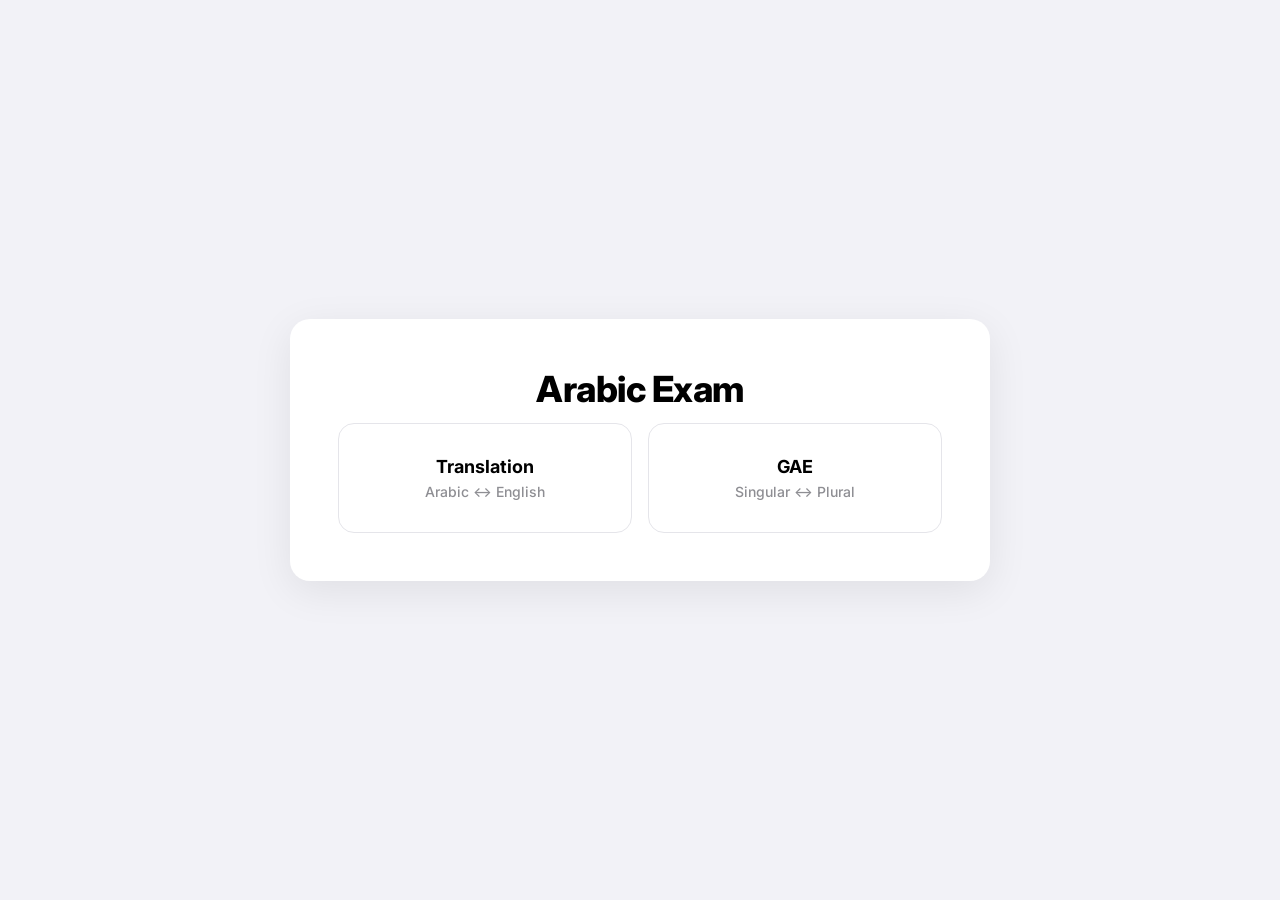
<file: arabictest.html>
<!DOCTYPE html>
<html lang="en">
<head>
    <meta charset="UTF-8">
    <meta name="viewport" content="width=device-width, initial-scale=1.0">
    <title>Arabic Language Master</title>
    <style>
        @import url('https://fonts.googleapis.com/css2?family=Inter:wght@400;500;600;700;800&display=swap');

        :root {
            --primary: #007AFF;
            --secondary: #5856D6;
            --success: #34C759;
            --error: #FF3B30;
            --bg: #F2F2F7;
            --text: #000000;
            --text-secondary: #8E8E93;
            --card-bg: #FFFFFF;
            --border: #E5E5EA;
        }

        * { 
            margin: 0; 
            padding: 0; 
            box-sizing: border-box; 
            font-family: 'Inter', -apple-system, BlinkMacSystemFont, 'SF Pro Display', sans-serif;
            -webkit-font-smoothing: antialiased;
            -moz-osx-font-smoothing: grayscale;
        }

        body {
            background: var(--bg);
            min-height: 100vh;
            display: flex;
            justify-content: center;
            align-items: center;
            padding: 20px;
            color: var(--text);
        }

        .container {
            background: var(--card-bg);
            border-radius: 20px;
            box-shadow: 0 10px 40px rgba(0, 0, 0, 0.08);
            max-width: 700px;
            width: 100%;
            padding: 48px;
            transition: all 0.3s cubic-bezier(0.4, 0, 0.2, 1);
        }

        h1 { 
            text-align: center; 
            font-size: 2.25rem;
            font-weight: 800;
            letter-spacing: -0.5px;
            margin-bottom: 12px;
            color: var(--text);
        }

        /* Menu Styles */
        .subtitle {
            text-align: center;
            color: var(--text-secondary);
            font-size: 1rem;
            margin-bottom: 40px;
            font-weight: 500;
        }

        .menu-grid { 
            display: grid; 
            grid-template-columns: 1fr 1fr; 
            gap: 16px; 
        }

        .mode-card {
            padding: 32px 24px;
            border: 1.5px solid var(--border);
            border-radius: 16px;
            text-align: center;
            cursor: pointer;
            transition: all 0.25s cubic-bezier(0.4, 0, 0.2, 1);
            background: var(--card-bg);
        }

        .mode-card:hover { 
            border-color: var(--primary); 
            background: rgba(0, 122, 255, 0.03);
            transform: translateY(-2px);
            box-shadow: 0 8px 24px rgba(0, 122, 255, 0.12);
        }

        .mode-card:active {
            transform: scale(0.98);
        }

        .mode-card .icon { 
            font-size: 2.5em; 
            display: block; 
            margin-bottom: 12px; 
        }

        .mode-card h3 {
            font-size: 1.125rem;
            font-weight: 700;
            margin-bottom: 6px;
            color: var(--text);
        }

        .mode-card p {
            font-size: 0.875rem;
            color: var(--text-secondary);
            font-weight: 500;
        }

        /* Quiz UI */
        .timer { 
            text-align: center; 
            font-size: 1rem; 
            font-weight: 600; 
            color: var(--text-secondary); 
            margin-bottom: 16px;
            font-variant-numeric: tabular-nums;
        }

        .progress-bar { 
            width: 100%; 
            height: 4px; 
            background: var(--border); 
            border-radius: 2px; 
            margin-bottom: 40px; 
            overflow: hidden; 
        }

        .progress-fill { 
            height: 100%; 
            background: var(--primary); 
            width: 0%; 
            transition: width 0.4s cubic-bezier(0.4, 0, 0.2, 1); 
            border-radius: 2px;
        }

        .question-box { 
            text-align: center; 
            margin-bottom: 32px; 
        }

        .q-label { 
            font-size: 0.8125rem; 
            text-transform: uppercase; 
            letter-spacing: 0.5px; 
            color: var(--text-secondary); 
            font-weight: 600;
            margin-bottom: 16px;
        }

        .q-word { 
            font-size: 2.75rem; 
            font-weight: 800; 
            margin: 16px 0; 
            color: var(--text);
            letter-spacing: -0.5px;
            line-height: 1.2;
        }

        input {
            width: 100%;
            padding: 16px 20px;
            font-size: 1.125rem;
            border: 1.5px solid var(--border);
            border-radius: 12px;
            text-align: center;
            outline: none;
            transition: all 0.2s cubic-bezier(0.4, 0, 0.2, 1);
            background: var(--card-bg);
            color: var(--text);
            font-weight: 500;
        }

        input:focus { 
            border-color: var(--primary); 
            box-shadow: 0 0 0 4px rgba(0, 122, 255, 0.1); 
        }

        input::placeholder {
            color: var(--text-secondary);
            font-weight: 400;
        }

        button {
            width: 100%;
            margin-top: 24px;
            padding: 16px;
            font-size: 1.0625rem;
            font-weight: 600;
            border: none;
            border-radius: 12px;
            cursor: pointer;
            background: var(--primary);
            color: white;
            transition: all 0.2s cubic-bezier(0.4, 0, 0.2, 1);
            letter-spacing: -0.2px;
        }

        button:hover { 
            opacity: 0.9; 
            transform: scale(0.995);
        }

        button:active {
            transform: scale(0.98);
        }

        /* Results Table */
        .results-screen { 
            display: none; 
        }

        .score-display {
            text-align: center;
            margin: 32px 0;
        }

        .score-number {
            font-size: 3.5rem;
            font-weight: 800;
            color: var(--success);
            letter-spacing: -1px;
        }

        .score-label {
            font-size: 0.9375rem;
            color: var(--text-secondary);
            font-weight: 600;
            margin-top: 8px;
        }

        table { 
            width: 100%; 
            border-collapse: separate;
            border-spacing: 0;
            margin-top: 24px; 
            font-size: 0.9375rem; 
            border: 1.5px solid var(--border);
            border-radius: 12px;
            overflow: hidden;
        }

        th { 
            text-align: left; 
            padding: 14px 16px; 
            background: var(--bg);
            color: var(--text-secondary); 
            font-weight: 600;
            font-size: 0.8125rem;
            text-transform: uppercase;
            letter-spacing: 0.3px;
        }

        td { 
            padding: 14px 16px; 
            border-bottom: 1px solid var(--border);
            background: var(--card-bg);
        }

        tr:last-child td {
            border-bottom: none;
        }

        .correct { 
            color: var(--success); 
            font-weight: 600; 
        }

        .incorrect { 
            color: var(--error); 
            font-weight: 600; 
        }

        .active { 
            display: block !important; 
        }

        .hidden { 
            display: none; 
        }

        .table-container {
            max-height: 400px;
            overflow-y: auto;
            border-radius: 12px;
        }

        .table-container::-webkit-scrollbar {
            width: 8px;
        }

        .table-container::-webkit-scrollbar-track {
            background: var(--bg);
            border-radius: 4px;
        }

        .table-container::-webkit-scrollbar-thumb {
            background: var(--border);
            border-radius: 4px;
        }

        .table-container::-webkit-scrollbar-thumb:hover {
            background: var(--text-secondary);
        }

        /* Arabic Keyboard */
        .arabic-keyboard {
            position: fixed;
            bottom: 20px;
            right: 20px;
            background: #1a1a1a;
            border-radius: 16px;
            padding: 16px;
            box-shadow: 0 20px 60px rgba(0, 0, 0, 0.4);
            z-index: 1000;
            cursor: move;
            user-select: none;
            display: none;
        }

        .keyboard-header {
            display: flex;
            justify-content: space-between;
            align-items: center;
            margin-bottom: 12px;
            padding-bottom: 8px;
            border-bottom: 1px solid #333;
        }

        .keyboard-title {
            color: #fff;
            font-size: 0.875rem;
            font-weight: 600;
        }

        .keyboard-close {
            background: #333;
            border: none;
            color: #fff;
            width: 24px;
            height: 24px;
            border-radius: 6px;
            cursor: pointer;
            font-size: 0.75rem;
            display: flex;
            align-items: center;
            justify-content: center;
            padding: 0;
            margin: 0;
        }

        .keyboard-close:hover {
            background: #444;
        }

        .keyboard-grid {
            display: grid;
            grid-template-columns: repeat(10, 1fr);
            gap: 6px;
        }

        .key-btn {
            background: #2a2a2a;
            border: 1px solid #3a3a3a;
            color: #fff;
            padding: 10px 8px;
            border-radius: 8px;
            cursor: pointer;
            font-size: 1.125rem;
            transition: all 0.15s;
            min-width: 40px;
        }

        .key-btn:hover {
            background: #3a3a3a;
            transform: translateY(-1px);
        }

        .key-btn:active {
            transform: scale(0.95);
        }

        .key-space {
            grid-column: span 6;
        }

        .key-backspace {
            grid-column: span 2;
            font-size: 0.875rem;
        }


        .modal-overlay {
            position: fixed;
            top: 0;
            left: 0;
            width: 100%;
            height: 100%;
            background: rgba(0, 0, 0, 0.75);
            backdrop-filter: blur(10px);
            display: none;
            justify-content: center;
            align-items: center;
            z-index: 9999;
            animation: fadeIn 0.3s;
        }

        @keyframes fadeIn {
            from { opacity: 0; }
            to { opacity: 1; }
        }

        .modal-content {
            background: var(--card-bg);
            padding: 40px;
            border-radius: 20px;
            text-align: center;
            max-width: 400px;
            box-shadow: 0 20px 60px rgba(0, 0, 0, 0.3);
            animation: slideUp 0.3s;
        }

        @keyframes slideUp {
            from { 
                opacity: 0;
                transform: translateY(20px);
            }
            to { 
                opacity: 1;
                transform: translateY(0);
            }
        }

        .modal-emoji {
            font-size: 4rem;
            margin-bottom: 20px;
        }

        .modal-title {
            font-size: 1.5rem;
            font-weight: 800;
            color: var(--error);
            margin-bottom: 12px;
        }

        .modal-message {
            color: var(--text-secondary);
            margin-bottom: 24px;
            font-size: 1rem;
        }

        .modal-btn {
            background: var(--error);
            color: white;
            border: none;
            padding: 14px 32px;
            border-radius: 12px;
            font-size: 1rem;
            font-weight: 600;
            cursor: pointer;
            transition: all 0.2s;
            width: auto;
            margin: 0;
        }

        .modal-btn:hover {
            opacity: 0.9;
        }

        .modal-btn:disabled {
            opacity: 0.5;
            cursor: not-allowed;
        }

        .timer-text {
            font-size: 0.875rem;
            color: var(--text-secondary);
            margin-top: 12px;
        }
    </style>
</head>
<body>

<div class="container">
    <div id="start-screen" class="active">
        <h1>Arabic Exam</h1>
        <div class="menu-grid">
            <div class="mode-card" onclick="initQuiz('vocab')">
                <h3>Translation</h3>
                <p>Arabic ↔ English</p>
            </div>
            <div class="mode-card" onclick="initQuiz('grammar')">
                <h3>GAE</h3>
                <p>Singular ↔ Plural</p>
            </div>
        </div>
    </div>

    <div id="quiz-screen" class="hidden">
        <div class="timer" id="timer">0.00s</div>
        <div class="progress-bar"><div class="progress-fill" id="progress"></div></div>
        
        <div class="question-box">
            <div class="q-label" id="q-type">Translate</div>
            <div class="q-word" id="q-word">Word</div>
        </div>

        <input type="text" id="answer-input" autocomplete="off" placeholder="Type your answer...">
        <button onclick="handleNext()">Submit Answer</button>
    </div>

    <div id="results-screen" class="hidden">
        <h1>Great Job!</h1>
        <div class="score-display">
            <div class="score-number" id="score-number">0/0</div>
            <div class="score-label">Questions Answered</div>
        </div>
        <div class="table-container">
            <table>
                <thead>
                    <tr>
                        <th>Word</th>
                        <th>Your Answer</th>
                        <th>Correct</th>
                    </tr>
                </thead>
                <tbody id="results-table"></tbody>
            </table>
        </div>
        <button onclick="location.reload()">Try Another Mode</button>
    </div>
</div>

<!-- Arabic Keyboard -->
<div class="arabic-keyboard" id="arabicKeyboard">
    <div class="keyboard-header">
        <span class="keyboard-title">⌨️ Arabic Keyboard</span>
        <button class="keyboard-close" onclick="toggleKeyboard()">✕</button>
    </div>
    <div class="keyboard-grid">
        <button class="key-btn" onclick="insertChar('ض')">ض</button>
        <button class="key-btn" onclick="insertChar('ص')">ص</button>
        <button class="key-btn" onclick="insertChar('ث')">ث</button>
        <button class="key-btn" onclick="insertChar('ق')">ق</button>
        <button class="key-btn" onclick="insertChar('ف')">ف</button>
        <button class="key-btn" onclick="insertChar('غ')">غ</button>
        <button class="key-btn" onclick="insertChar('ع')">ع</button>
        <button class="key-btn" onclick="insertChar('ه')">ه</button>
        <button class="key-btn" onclick="insertChar('خ')">خ</button>
        <button class="key-btn" onclick="insertChar('ح')">ح</button>

        <button class="key-btn" onclick="insertChar('ش')">ش</button>
        <button class="key-btn" onclick="insertChar('س')">س</button>
        <button class="key-btn" onclick="insertChar('ي')">ي</button>
        <button class="key-btn" onclick="insertChar('ب')">ب</button>
        <button class="key-btn" onclick="insertChar('ل')">ل</button>
        <button class="key-btn" onclick="insertChar('ا')">ا</button>
        <button class="key-btn" onclick="insertChar('ت')">ت</button>
        <button class="key-btn" onclick="insertChar('ن')">ن</button>
        <button class="key-btn" onclick="insertChar('م')">م</button>
        <button class="key-btn" onclick="insertChar('ك')">ك</button>

        <button class="key-btn" onclick="insertChar('ء')">ء</button>
        <button class="key-btn" onclick="insertChar('ؤ')">ؤ</button>
        <button class="key-btn" onclick="insertChar('ر')">ر</button>
        <button class="key-btn" onclick="insertChar('ى')">ى</button>
        <button class="key-btn" onclick="insertChar('ة')">ة</button>
        <button class="key-btn" onclick="insertChar('و')">و</button>
        <button class="key-btn" onclick="insertChar('ز')">ز</button>
        <button class="key-btn" onclick="insertChar('ظ')">ظ</button>
        <button class="key-btn" onclick="insertChar('ط')">ط</button>
        <button class="key-btn" onclick="insertChar('د')">د</button>

        <button class="key-btn" onclick="insertChar('ذ')">ذ</button>
        <button class="key-btn" onclick="insertChar('ج')">ج</button>
        <button class="key-btn key-space" onclick="insertChar(' ')">Space</button>
        <button class="key-btn key-backspace" onclick="backspace()">⌫ Back</button>
    </div>
</div>


<div class="modal-overlay" id="cheatModal">
    <div class="modal-content">
        <div class="modal-title">Stop copying gng 😵‍💫🥀</div>
        <button class="modal-btn" id="modalCloseBtn" disabled onclick="closeModal()">
            Close (<span id="countdown">3</span>s)
        </button>
    </div>
</div>

<script>
// DATA SETS
const vocabData = [
    { ar: 'التدخين', en: 'smoking' },
    { ar: 'الإدمان', en: 'addiction' },
    { ar: 'المخدرات', en: 'drugs' },
    { ar: 'القمار', en: 'gambling' },
    { ar: 'السيجارة', en: 'the cigarette' },
    { ar: 'الدخان', en: 'smoke' },
    { ar: 'أمراض القلب', en: 'heart disease' },
    { ar: 'السرطان', en: 'cancer' },
    { ar: 'مواقع التواصل الاجتماعي', en: 'social media' },
    { ar: 'المواقع المفيدة', en: 'useful sites' },
    { ar: 'الفكرة', en: 'the idea' },
    { ar: 'تلويث', en: 'pollution' },
    { ar: 'المدينة المستدامة', en: 'the sustainable city' },
    { ar: 'البصمة الكربونية', en: 'carbon footprint' },
    { ar: 'الوقود الأحفوري', en: 'fossil fuels' },
    { ar: 'سهل المنال', en: 'easy come' }
];

const grammarData = [
    { singular: 'أزمة', plural: 'أزمات' },
    { singular: 'علاقة', plural: 'علاقات' },
    { singular: 'مشكلة', plural: 'مشكلات' },
    { singular: 'ساعة', plural: 'ساعات' },
    { singular: 'سيجارة', plural: 'سجائر' },
    { singular: 'عائلة', plural: 'عائلات' },
    { singular: 'وقت', plural: 'أوقات' },
    { singular: 'يوم', plural: 'أيام' },
    { singular: 'وسيلة', plural: 'وسائل' },
    { singular: 'بيئة', plural: 'بيئات' },
    { singular: 'بلد', plural: 'بلاد' },
    { singular: 'محطة', plural: 'محطات' },
    { singular: 'سيارة', plural: 'سيارات' },
    { singular: 'طاقة', plural: 'طاقات' },
    { singular: 'دولة', plural: 'دول' },
    { singular: 'غرفة', plural: 'غرف' },
    { singular: 'نوع', plural: 'أنواع' },
    { singular: 'صديق', plural: 'أصدقاء' },
    { singular: 'رائحة', plural: 'روائح' },
    { singular: 'مكان', plural: 'أماكن' },
    { singular: 'موقع', plural: 'مواقع' }
];

let currentQuestions = [];
let currentIndex = 0;
let results = [];
let timerInterval;
let startTime;
let quizActive = false;

// Keyboard functionality
let isDragging = false;
let currentX;
let currentY;
let initialX;
let initialY;
let xOffset = 0;
let yOffset = 0;

const keyboard = document.getElementById('arabicKeyboard');

keyboard.addEventListener('mousedown', dragStart);
document.addEventListener('mousemove', drag);
document.addEventListener('mouseup', dragEnd);

function dragStart(e) {
    if (e.target.closest('.keyboard-close') || e.target.closest('.key-btn')) return;
    
    initialX = e.clientX - xOffset;
    initialY = e.clientY - yOffset;
    isDragging = true;
}

function drag(e) {
    if (isDragging) {
        e.preventDefault();
        currentX = e.clientX - initialX;
        currentY = e.clientY - initialY;
        xOffset = currentX;
        yOffset = currentY;
        setTranslate(currentX, currentY, keyboard);
    }
}

function dragEnd(e) {
    initialX = currentX;
    initialY = currentY;
    isDragging = false;
}

function setTranslate(xPos, yPos, el) {
    el.style.transform = `translate3d(${xPos}px, ${yPos}px, 0)`;
}

function toggleKeyboard() {
    const kb = document.getElementById('arabicKeyboard');
    kb.style.display = kb.style.display === 'none' ? 'block' : 'none';
}

function insertChar(char) {
    const input = document.getElementById('answer-input');
    const start = input.selectionStart;
    const end = input.selectionEnd;
    const text = input.value;
    input.value = text.substring(0, start) + char + text.substring(end);
    input.selectionStart = input.selectionEnd = start + char.length;
    input.focus();
}

function backspace() {
    const input = document.getElementById('answer-input');
    const start = input.selectionStart;
    const end = input.selectionEnd;
    const text = input.value;
    if (start !== end) {
        input.value = text.substring(0, start) + text.substring(end);
        input.selectionStart = input.selectionEnd = start;
    } else if (start > 0) {
        input.value = text.substring(0, start - 1) + text.substring(start);
        input.selectionStart = input.selectionEnd = start - 1;
    }
    input.focus();
}

window.addEventListener('blur', function() {
    if (quizActive) {
        showCheatModal();
    }
});

function showCheatModal() {
    const modal = document.getElementById('cheatModal');
    const btn = document.getElementById('modalCloseBtn');
    const countdownEl = document.getElementById('countdown');
    
    modal.style.display = 'flex';
    btn.disabled = true;
    
    let countdown = 3;
    countdownEl.textContent = countdown;
    
    const interval = setInterval(() => {
        countdown--;
        countdownEl.textContent = countdown;
        
        if (countdown <= 0) {
            clearInterval(interval);
            btn.disabled = false;
            btn.textContent = 'Close';
        }
    }, 1000);
}

function closeModal() {
    document.getElementById('cheatModal').style.display = 'none';
}

function normalize(str) {
    return str.toLowerCase()
        .replace(/[أإآ]/g, 'ا')
        .replace(/ة/g, 'ه')
        .replace(/ى/g, 'ي')
        .replace(/\s+/g, ' ')
        .trim();
}

function initQuiz(mode) {
    const rawData = mode === 'vocab' ? vocabData : grammarData;
    
    currentQuestions = rawData.map(item => {
        const isReverse = Math.random() > 0.5;
        if(mode === 'vocab') {
            return {
                prompt: isReverse ? item.en : item.ar,
                answer: isReverse ? item.ar : item.en,
                label: isReverse ? 'Translate to Arabic' : 'Translate to English'
            };
        } else {
            return {
                prompt: isReverse ? item.plural : item.singular,
                answer: isReverse ? item.singular : item.plural,
                label: isReverse ? 'Write the Singular' : 'Write the Plural'
            };
        }
    }).sort(() => Math.random() - 0.5);

    document.getElementById('start-screen').classList.add('hidden');
    document.getElementById('quiz-screen').classList.add('active');
    document.getElementById('arabicKeyboard').style.display = 'block';
    quizActive = true;
    startQuestion();
}

function startQuestion() {
    const q = currentQuestions[currentIndex];
    document.getElementById('q-type').textContent = q.label;
    document.getElementById('q-word').textContent = q.prompt;
    document.getElementById('answer-input').value = '';
    document.getElementById('answer-input').focus();
    
    const progress = (currentIndex / currentQuestions.length) * 100;
    document.getElementById('progress').style.width = `${progress}%`;

    startTime = Date.now();
    clearInterval(timerInterval);
    timerInterval = setInterval(() => {
        const diff = (Date.now() - startTime) / 1000;
        document.getElementById('timer').textContent = diff.toFixed(2) + 's';
    }, 100);
}

function handleNext() {
    const userVal = document.getElementById('answer-input').value;
    const q = currentQuestions[currentIndex];
    
    const isCorrect = normalize(userVal) === normalize(q.answer);
    
    results.push({
        prompt: q.prompt,
        user: userVal,
        correct: q.answer,
        status: isCorrect
    });

    currentIndex++;
    if(currentIndex < currentQuestions.length) {
        startQuestion();
    } else {
        showResults();
    }
}

function showResults() {
    clearInterval(timerInterval);
    quizActive = false;
    document.getElementById('quiz-screen').classList.remove('active');
    document.getElementById('results-screen').classList.add('active');
    document.getElementById('arabicKeyboard').style.display = 'none';
    
    const score = results.filter(r => r.status).length;
    document.getElementById('score-number').textContent = `${score}/${results.length}`;
    
    const tableBody = document.getElementById('results-table');
    tableBody.innerHTML = results.map(r => `
        <tr>
            <td>${r.prompt}</td>
            <td class="${r.status ? 'correct' : 'incorrect'}">${r.user || 'N/A'}</td>
            <td>${r.correct}</td>
        </tr>
    `).join('');
}

document.addEventListener('keydown', (e) => {
    if(e.key === 'Enter' && document.getElementById('quiz-screen').classList.contains('active')) {
        handleNext();
    }
});
</script>
</body>
</html>
</file>
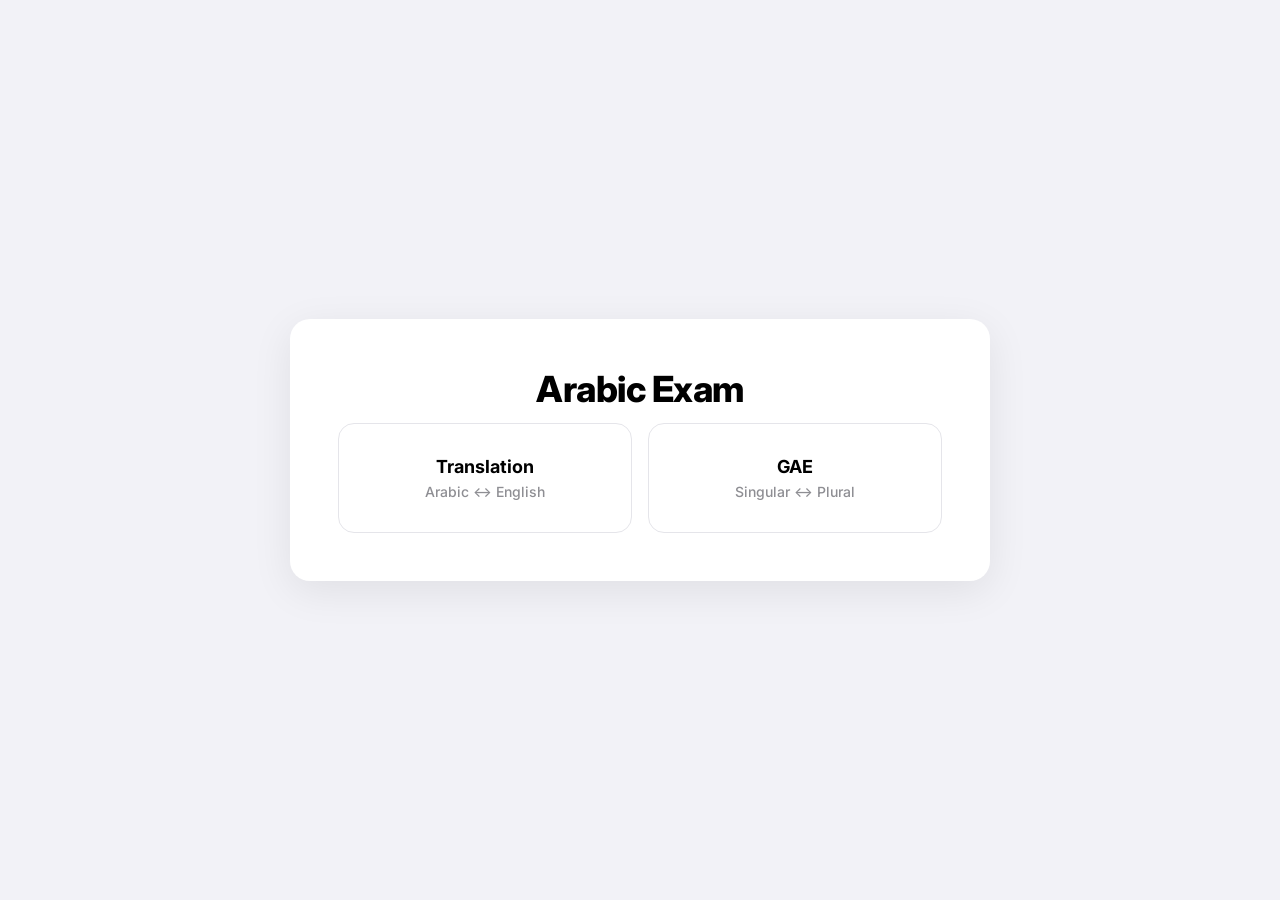
<file: idkgng.html>
<!DOCTYPE html>
<html lang="en">
<head>
    <meta charset="UTF-8">
    <meta name="viewport" content="width=device-width, initial-scale=1.0">
    <title>Arabic ig</title></title>
    <style>
        @import url('https://fonts.googleapis.com/css2?family=Inter:wght@400;500;600;700;800&display=swap');

        :root {
            --primary: #007AFF;
            --secondary: #5856D6;
            --success: #34C759;
            --error: #FF3B30;
            --bg: #F2F2F7;
            --text: #000000;
            --text-secondary: #8E8E93;
            --card-bg: #FFFFFF;
            --border: #E5E5EA;
        }

        * { 
            margin: 0; 
            padding: 0; 
            box-sizing: border-box; 
            font-family: 'Inter', -apple-system, BlinkMacSystemFont, 'SF Pro Display', sans-serif;
            -webkit-font-smoothing: antialiased;
            -moz-osx-font-smoothing: grayscale;
        }

        body {
            background: var(--bg);
            min-height: 100vh;
            display: flex;
            justify-content: center;
            align-items: center;
            padding: 20px;
            color: var(--text);
        }

        .container {
            background: var(--card-bg);
            border-radius: 20px;
            box-shadow: 0 10px 40px rgba(0, 0, 0, 0.08);
            max-width: 700px;
            width: 100%;
            padding: 48px;
            transition: all 0.3s cubic-bezier(0.4, 0, 0.2, 1);
        }

        h1 { 
            text-align: center; 
            font-size: 2.25rem;
            font-weight: 800;
            letter-spacing: -0.5px;
            margin-bottom: 12px;
            color: var(--text);
        }

        /* Menu Styles */
        .subtitle {
            text-align: center;
            color: var(--text-secondary);
            font-size: 1rem;
            margin-bottom: 40px;
            font-weight: 500;
        }

        .menu-grid { 
            display: grid; 
            grid-template-columns: 1fr 1fr; 
            gap: 16px; 
        }

        .mode-card {
            padding: 32px 24px;
            border: 1.5px solid var(--border);
            border-radius: 16px;
            text-align: center;
            cursor: pointer;
            transition: all 0.25s cubic-bezier(0.4, 0, 0.2, 1);
            background: var(--card-bg);
        }

        .mode-card:hover { 
            border-color: var(--primary); 
            background: rgba(0, 122, 255, 0.03);
            transform: translateY(-2px);
            box-shadow: 0 8px 24px rgba(0, 122, 255, 0.12);
        }

        .mode-card:active {
            transform: scale(0.98);
        }

        .mode-card .icon { 
            font-size: 2.5em; 
            display: block; 
            margin-bottom: 12px; 
        }

        .mode-card h3 {
            font-size: 1.125rem;
            font-weight: 700;
            margin-bottom: 6px;
            color: var(--text);
        }

        .mode-card p {
            font-size: 0.875rem;
            color: var(--text-secondary);
            font-weight: 500;
        }

        /* Quiz UI */
        .timer { 
            text-align: center; 
            font-size: 1rem; 
            font-weight: 600; 
            color: var(--text-secondary); 
            margin-bottom: 16px;
            font-variant-numeric: tabular-nums;
        }

        .progress-bar { 
            width: 100%; 
            height: 4px; 
            background: var(--border); 
            border-radius: 2px; 
            margin-bottom: 40px; 
            overflow: hidden; 
        }

        .progress-fill { 
            height: 100%; 
            background: var(--primary); 
            width: 0%; 
            transition: width 0.4s cubic-bezier(0.4, 0, 0.2, 1); 
            border-radius: 2px;
        }

        .question-box { 
            text-align: center; 
            margin-bottom: 32px; 
        }

        .q-label { 
            font-size: 0.8125rem; 
            text-transform: uppercase; 
            letter-spacing: 0.5px; 
            color: var(--text-secondary); 
            font-weight: 600;
            margin-bottom: 16px;
        }

        .q-word { 
            font-size: 2.75rem; 
            font-weight: 800; 
            margin: 16px 0; 
            color: var(--text);
            letter-spacing: -0.5px;
            line-height: 1.2;
        }

        input {
            width: 100%;
            padding: 16px 20px;
            font-size: 1.125rem;
            border: 1.5px solid var(--border);
            border-radius: 12px;
            text-align: center;
            outline: none;
            transition: all 0.2s cubic-bezier(0.4, 0, 0.2, 1);
            background: var(--card-bg);
            color: var(--text);
            font-weight: 500;
        }

        input:focus { 
            border-color: var(--primary); 
            box-shadow: 0 0 0 4px rgba(0, 122, 255, 0.1); 
        }

        input::placeholder {
            color: var(--text-secondary);
            font-weight: 400;
        }

        button {
            width: 100%;
            margin-top: 24px;
            padding: 16px;
            font-size: 1.0625rem;
            font-weight: 600;
            border: none;
            border-radius: 12px;
            cursor: pointer;
            background: var(--primary);
            color: white;
            transition: all 0.2s cubic-bezier(0.4, 0, 0.2, 1);
            letter-spacing: -0.2px;
        }

        button:hover { 
            opacity: 0.9; 
            transform: scale(0.995);
        }

        button:active {
            transform: scale(0.98);
        }

        /* Results Table */
        .results-screen { 
            display: none; 
        }

        .score-display {
            text-align: center;
            margin: 32px 0;
        }

        .score-number {
            font-size: 3.5rem;
            font-weight: 800;
            color: var(--success);
            letter-spacing: -1px;
        }

        .score-label {
            font-size: 0.9375rem;
            color: var(--text-secondary);
            font-weight: 600;
            margin-top: 8px;
        }

        table { 
            width: 100%; 
            border-collapse: separate;
            border-spacing: 0;
            margin-top: 24px; 
            font-size: 0.9375rem; 
            border: 1.5px solid var(--border);
            border-radius: 12px;
            overflow: hidden;
        }

        th { 
            text-align: left; 
            padding: 14px 16px; 
            background: var(--bg);
            color: var(--text-secondary); 
            font-weight: 600;
            font-size: 0.8125rem;
            text-transform: uppercase;
            letter-spacing: 0.3px;
        }

        td { 
            padding: 14px 16px; 
            border-bottom: 1px solid var(--border);
            background: var(--card-bg);
        }

        tr:last-child td {
            border-bottom: none;
        }

        .correct { 
            color: var(--success); 
            font-weight: 600; 
        }

        .incorrect { 
            color: var(--error); 
            font-weight: 600; 
        }

        .active { 
            display: block !important; 
        }

        .hidden { 
            display: none; 
        }

        .table-container {
            max-height: 400px;
            overflow-y: auto;
            border-radius: 12px;
        }

        .table-container::-webkit-scrollbar {
            width: 8px;
        }

        .table-container::-webkit-scrollbar-track {
            background: var(--bg);
            border-radius: 4px;
        }

        .table-container::-webkit-scrollbar-thumb {
            background: var(--border);
            border-radius: 4px;
        }

        .table-container::-webkit-scrollbar-thumb:hover {
            background: var(--text-secondary);
        }

        /* Arabic Keyboard */
        .arabic-keyboard {
            position: fixed;
            bottom: 20px;
            right: 20px;
            background: #1a1a1a;
            border-radius: 16px;
            padding: 16px;
            box-shadow: 0 20px 60px rgba(0, 0, 0, 0.4);
            z-index: 1000;
            cursor: move;
            user-select: none;
            display: none;
        }

        .keyboard-header {
            display: flex;
            justify-content: space-between;
            align-items: center;
            margin-bottom: 12px;
            padding-bottom: 8px;
            border-bottom: 1px solid #333;
        }

        .keyboard-title {
            color: #fff;
            font-size: 0.875rem;
            font-weight: 600;
        }

        .keyboard-close {
            background: #333;
            border: none;
            color: #fff;
            width: 24px;
            height: 24px;
            border-radius: 6px;
            cursor: pointer;
            font-size: 0.75rem;
            display: flex;
            align-items: center;
            justify-content: center;
            padding: 0;
            margin: 0;
        }

        .keyboard-close:hover {
            background: #444;
        }

        .keyboard-grid {
            display: grid;
            grid-template-columns: repeat(10, 1fr);
            gap: 6px;
        }

        .key-btn {
            background: #2a2a2a;
            border: 1px solid #3a3a3a;
            color: #fff;
            padding: 10px 8px;
            border-radius: 8px;
            cursor: pointer;
            font-size: 1.125rem;
            transition: all 0.15s;
            min-width: 40px;
        }

        .key-btn:hover {
            background: #3a3a3a;
            transform: translateY(-1px);
        }

        .key-btn:active {
            transform: scale(0.95);
        }

        .key-space {
            grid-column: span 6;
        }

        .key-backspace {
            grid-column: span 2;
            font-size: 0.875rem;
        }


        .modal-overlay {
            position: fixed;
            top: 0;
            left: 0;
            width: 100%;
            height: 100%;
            background: rgba(0, 0, 0, 0.75);
            backdrop-filter: blur(10px);
            display: none;
            justify-content: center;
            align-items: center;
            z-index: 9999;
            animation: fadeIn 0.3s;
        }

        @keyframes fadeIn {
            from { opacity: 0; }
            to { opacity: 1; }
        }

        .modal-content {
            background: var(--card-bg);
            padding: 40px;
            border-radius: 20px;
            text-align: center;
            max-width: 400px;
            box-shadow: 0 20px 60px rgba(0, 0, 0, 0.3);
            animation: slideUp 0.3s;
        }

        @keyframes slideUp {
            from { 
                opacity: 0;
                transform: translateY(20px);
            }
            to { 
                opacity: 1;
                transform: translateY(0);
            }
        }

        .modal-emoji {
            font-size: 4rem;
            margin-bottom: 20px;
        }

        .modal-title {
            font-size: 1.5rem;
            font-weight: 800;
            color: var(--error);
            margin-bottom: 12px;
        }

        .modal-message {
            color: var(--text-secondary);
            margin-bottom: 24px;
            font-size: 1rem;
        }

        .modal-btn {
            background: var(--error);
            color: white;
            border: none;
            padding: 14px 32px;
            border-radius: 12px;
            font-size: 1rem;
            font-weight: 600;
            cursor: pointer;
            transition: all 0.2s;
            width: auto;
            margin: 0;
        }

        .modal-btn:hover {
            opacity: 0.9;
        }

        .modal-btn:disabled {
            opacity: 0.5;
            cursor: not-allowed;
        }

        .timer-text {
            font-size: 0.875rem;
            color: var(--text-secondary);
            margin-top: 12px;
        }
    </style>
</head>
<body>

<div class="container">
    <div id="start-screen" class="active">
        <h1>Arabic Exam</h1>
        <div class="menu-grid">
            <div class="mode-card" onclick="initQuiz('vocab')">
                <h3>Translation</h3>
                <p>Arabic ↔ English</p>
            </div>
            <div class="mode-card" onclick="initQuiz('grammar')">
                <h3>GAE</h3>
                <p>Singular ↔ Plural</p>
            </div>
        </div>
    </div>

    <div id="quiz-screen" class="hidden">
        <div class="timer" id="timer">0.00s</div>
        <div class="progress-bar"><div class="progress-fill" id="progress"></div></div>
        
        <div class="question-box">
            <div class="q-label" id="q-type">Translate</div>
            <div class="q-word" id="q-word">Word</div>
        </div>

        <input type="text" id="answer-input" autocomplete="off" placeholder="Type your answer...">
        <button onclick="handleNext()">Submit Answer</button>
    </div>

    <div id="results-screen" class="hidden">
        <h1>Great Job!</h1>
        <div class="score-display">
            <div class="score-number" id="score-number">0/0</div>
            <div class="score-label">Questions Answered</div>
        </div>
        <div class="table-container">
            <table>
                <thead>
                    <tr>
                        <th>Word</th>
                        <th>Your Answer</th>
                        <th>Correct</th>
                    </tr>
                </thead>
                <tbody id="results-table"></tbody>
            </table>
        </div>
        <button onclick="location.reload()">Try Another Mode</button>
    </div>
</div>

<!-- Arabic Keyboard -->
<div class="arabic-keyboard" id="arabicKeyboard">
    <div class="keyboard-header">
        <span class="keyboard-title">⌨️ Arabic Keyboard</span>
        <button class="keyboard-close" onclick="toggleKeyboard()">✕</button>
    </div>
    <div class="keyboard-grid">
        <button class="key-btn" onclick="insertChar('ض')">ض</button>
        <button class="key-btn" onclick="insertChar('ص')">ص</button>
        <button class="key-btn" onclick="insertChar('ث')">ث</button>
        <button class="key-btn" onclick="insertChar('ق')">ق</button>
        <button class="key-btn" onclick="insertChar('ف')">ف</button>
        <button class="key-btn" onclick="insertChar('غ')">غ</button>
        <button class="key-btn" onclick="insertChar('ع')">ع</button>
        <button class="key-btn" onclick="insertChar('ه')">ه</button>
        <button class="key-btn" onclick="insertChar('خ')">خ</button>
        <button class="key-btn" onclick="insertChar('ح')">ح</button>

        <button class="key-btn" onclick="insertChar('ش')">ش</button>
        <button class="key-btn" onclick="insertChar('س')">س</button>
        <button class="key-btn" onclick="insertChar('ي')">ي</button>
        <button class="key-btn" onclick="insertChar('ب')">ب</button>
        <button class="key-btn" onclick="insertChar('ل')">ل</button>
        <button class="key-btn" onclick="insertChar('ا')">ا</button>
        <button class="key-btn" onclick="insertChar('ت')">ت</button>
        <button class="key-btn" onclick="insertChar('ن')">ن</button>
        <button class="key-btn" onclick="insertChar('م')">م</button>
        <button class="key-btn" onclick="insertChar('ك')">ك</button>

        <button class="key-btn" onclick="insertChar('ء')">ء</button>
        <button class="key-btn" onclick="insertChar('ؤ')">ؤ</button>
        <button class="key-btn" onclick="insertChar('ر')">ر</button>
        <button class="key-btn" onclick="insertChar('ى')">ى</button>
        <button class="key-btn" onclick="insertChar('ة')">ة</button>
        <button class="key-btn" onclick="insertChar('و')">و</button>
        <button class="key-btn" onclick="insertChar('ز')">ز</button>
        <button class="key-btn" onclick="insertChar('ظ')">ظ</button>
        <button class="key-btn" onclick="insertChar('ط')">ط</button>
        <button class="key-btn" onclick="insertChar('د')">د</button>

        <button class="key-btn" onclick="insertChar('ذ')">ذ</button>
        <button class="key-btn" onclick="insertChar('ج')">ج</button>
        <button class="key-btn key-space" onclick="insertChar(' ')">Space</button>
        <button class="key-btn key-backspace" onclick="backspace()">⌫ Back</button>
    </div>
</div>


<div class="modal-overlay" id="cheatModal">
    <div class="modal-content">
        <div class="modal-title">Stop copying gng 😵‍💫🥀</div>
        <button class="modal-btn" id="modalCloseBtn" disabled onclick="closeModal()">
            Close (<span id="countdown">3</span>s)
        </button>
    </div>
</div>

<script>
// DATA SETS
const vocabData = [
    { ar: 'التدخين', en: 'smoking' },
    { ar: 'الإدمان', en: 'addiction' },
    { ar: 'المخدرات', en: 'drugs' },
    { ar: 'القمار', en: 'gambling' },
    { ar: 'السيجارة', en: 'the cigarette' },
    { ar: 'الدخان', en: 'smoke' },
    { ar: 'أمراض القلب', en: 'heart disease' },
    { ar: 'السرطان', en: 'cancer' },
    { ar: 'مواقع التواصل الاجتماعي', en: 'social media' },
    { ar: 'المواقع المفيدة', en: 'useful sites' },
    { ar: 'الفكرة', en: 'the idea' },
    { ar: 'تلويث', en: 'pollution' },
    { ar: 'المدينة المستدامة', en: 'the sustainable city' },
    { ar: 'البصمة الكربونية', en: 'carbon footprint' },
    { ar: 'الوقود الأحفوري', en: 'fossil fuels' },
    { ar: 'سهل المنال', en: 'easy come' }
];

const grammarData = [
    { singular: 'أزمة', plural: 'أزمات' },
    { singular: 'علاقة', plural: 'علاقات' },
    { singular: 'مشكلة', plural: 'مشكلات' },
    { singular: 'ساعة', plural: 'ساعات' },
    { singular: 'سيجارة', plural: 'سجائر' },
    { singular: 'عائلة', plural: 'عائلات' },
    { singular: 'وقت', plural: 'أوقات' },
    { singular: 'يوم', plural: 'أيام' },
    { singular: 'وسيلة', plural: 'وسائل' },
    { singular: 'بيئة', plural: 'بيئات' },
    { singular: 'بلد', plural: 'بلاد' },
    { singular: 'محطة', plural: 'محطات' },
    { singular: 'سيارة', plural: 'سيارات' },
    { singular: 'طاقة', plural: 'طاقات' },
    { singular: 'دولة', plural: 'دول' },
    { singular: 'غرفة', plural: 'غرف' },
    { singular: 'نوع', plural: 'أنواع' },
    { singular: 'صديق', plural: 'أصدقاء' },
    { singular: 'رائحة', plural: 'روائح' },
    { singular: 'مكان', plural: 'أماكن' },
    { singular: 'موقع', plural: 'مواقع' }
];

let currentQuestions = [];
let currentIndex = 0;
let results = [];
let timerInterval;
let startTime;
let quizActive = false;

// Keyboard functionality
let isDragging = false;
let currentX;
let currentY;
let initialX;
let initialY;
let xOffset = 0;
let yOffset = 0;

const keyboard = document.getElementById('arabicKeyboard');

keyboard.addEventListener('mousedown', dragStart);
document.addEventListener('mousemove', drag);
document.addEventListener('mouseup', dragEnd);

function dragStart(e) {
    if (e.target.closest('.keyboard-close') || e.target.closest('.key-btn')) return;
    
    initialX = e.clientX - xOffset;
    initialY = e.clientY - yOffset;
    isDragging = true;
}

function drag(e) {
    if (isDragging) {
        e.preventDefault();
        currentX = e.clientX - initialX;
        currentY = e.clientY - initialY;
        xOffset = currentX;
        yOffset = currentY;
        setTranslate(currentX, currentY, keyboard);
    }
}

function dragEnd(e) {
    initialX = currentX;
    initialY = currentY;
    isDragging = false;
}

function setTranslate(xPos, yPos, el) {
    el.style.transform = `translate3d(${xPos}px, ${yPos}px, 0)`;
}

function toggleKeyboard() {
    const kb = document.getElementById('arabicKeyboard');
    kb.style.display = kb.style.display === 'none' ? 'block' : 'none';
}

function insertChar(char) {
    const input = document.getElementById('answer-input');
    const start = input.selectionStart;
    const end = input.selectionEnd;
    const text = input.value;
    input.value = text.substring(0, start) + char + text.substring(end);
    input.selectionStart = input.selectionEnd = start + char.length;
    input.focus();
}

function backspace() {
    const input = document.getElementById('answer-input');
    const start = input.selectionStart;
    const end = input.selectionEnd;
    const text = input.value;
    if (start !== end) {
        input.value = text.substring(0, start) + text.substring(end);
        input.selectionStart = input.selectionEnd = start;
    } else if (start > 0) {
        input.value = text.substring(0, start - 1) + text.substring(start);
        input.selectionStart = input.selectionEnd = start - 1;
    }
    input.focus();
}

window.addEventListener('blur', function() {
    if (quizActive) {
        showCheatModal();
    }
});

function showCheatModal() {
    const modal = document.getElementById('cheatModal');
    const btn = document.getElementById('modalCloseBtn');
    const countdownEl = document.getElementById('countdown');
    
    modal.style.display = 'flex';
    btn.disabled = true;
    
    let countdown = 3;
    countdownEl.textContent = countdown;
    
    const interval = setInterval(() => {
        countdown--;
        countdownEl.textContent = countdown;
        
        if (countdown <= 0) {
            clearInterval(interval);
            btn.disabled = false;
            btn.textContent = 'Close';
        }
    }, 1000);
}

function closeModal() {
    document.getElementById('cheatModal').style.display = 'none';
}

function normalize(str) {
    return str.toLowerCase()
        .replace(/[أإآ]/g, 'ا')
        .replace(/ة/g, 'ه')
        .replace(/ى/g, 'ي')
        .replace(/\s+/g, ' ')
        .trim();
}

function initQuiz(mode) {
    const rawData = mode === 'vocab' ? vocabData : grammarData;
    
    currentQuestions = rawData.map(item => {
        const isReverse = Math.random() > 0.5;
        if(mode === 'vocab') {
            return {
                prompt: isReverse ? item.en : item.ar,
                answer: isReverse ? item.ar : item.en,
                label: isReverse ? 'Translate to Arabic' : 'Translate to English'
            };
        } else {
            return {
                prompt: isReverse ? item.plural : item.singular,
                answer: isReverse ? item.singular : item.plural,
                label: isReverse ? 'Write the Singular' : 'Write the Plural'
            };
        }
    }).sort(() => Math.random() - 0.5);

    document.getElementById('start-screen').classList.add('hidden');
    document.getElementById('quiz-screen').classList.add('active');
    document.getElementById('arabicKeyboard').style.display = 'block';
    quizActive = true;
    startQuestion();
}

function startQuestion() {
    const q = currentQuestions[currentIndex];
    document.getElementById('q-type').textContent = q.label;
    document.getElementById('q-word').textContent = q.prompt;
    document.getElementById('answer-input').value = '';
    document.getElementById('answer-input').focus();
    
    const progress = (currentIndex / currentQuestions.length) * 100;
    document.getElementById('progress').style.width = `${progress}%`;

    startTime = Date.now();
    clearInterval(timerInterval);
    timerInterval = setInterval(() => {
        const diff = (Date.now() - startTime) / 1000;
        document.getElementById('timer').textContent = diff.toFixed(2) + 's';
    }, 100);
}

function handleNext() {
    const userVal = document.getElementById('answer-input').value;
    const q = currentQuestions[currentIndex];
    
    const isCorrect = normalize(userVal) === normalize(q.answer);
    
    results.push({
        prompt: q.prompt,
        user: userVal,
        correct: q.answer,
        status: isCorrect
    });

    currentIndex++;
    if(currentIndex < currentQuestions.length) {
        startQuestion();
    } else {
        showResults();
    }
}

function showResults() {
    clearInterval(timerInterval);
    quizActive = false;
    document.getElementById('quiz-screen').classList.remove('active');
    document.getElementById('results-screen').classList.add('active');
    document.getElementById('arabicKeyboard').style.display = 'none';
    
    const score = results.filter(r => r.status).length;
    document.getElementById('score-number').textContent = `${score}/${results.length}`;
    
    const tableBody = document.getElementById('results-table');
    tableBody.innerHTML = results.map(r => `
        <tr>
            <td>${r.prompt}</td>
            <td class="${r.status ? 'correct' : 'incorrect'}">${r.user || 'N/A'}</td>
            <td>${r.correct}</td>
        </tr>
    `).join('');
}

document.addEventListener('keydown', (e) => {
    if(e.key === 'Enter' && document.getElementById('quiz-screen').classList.contains('active')) {
        handleNext();
    }
});
</script>
</body>

</html>
</file>
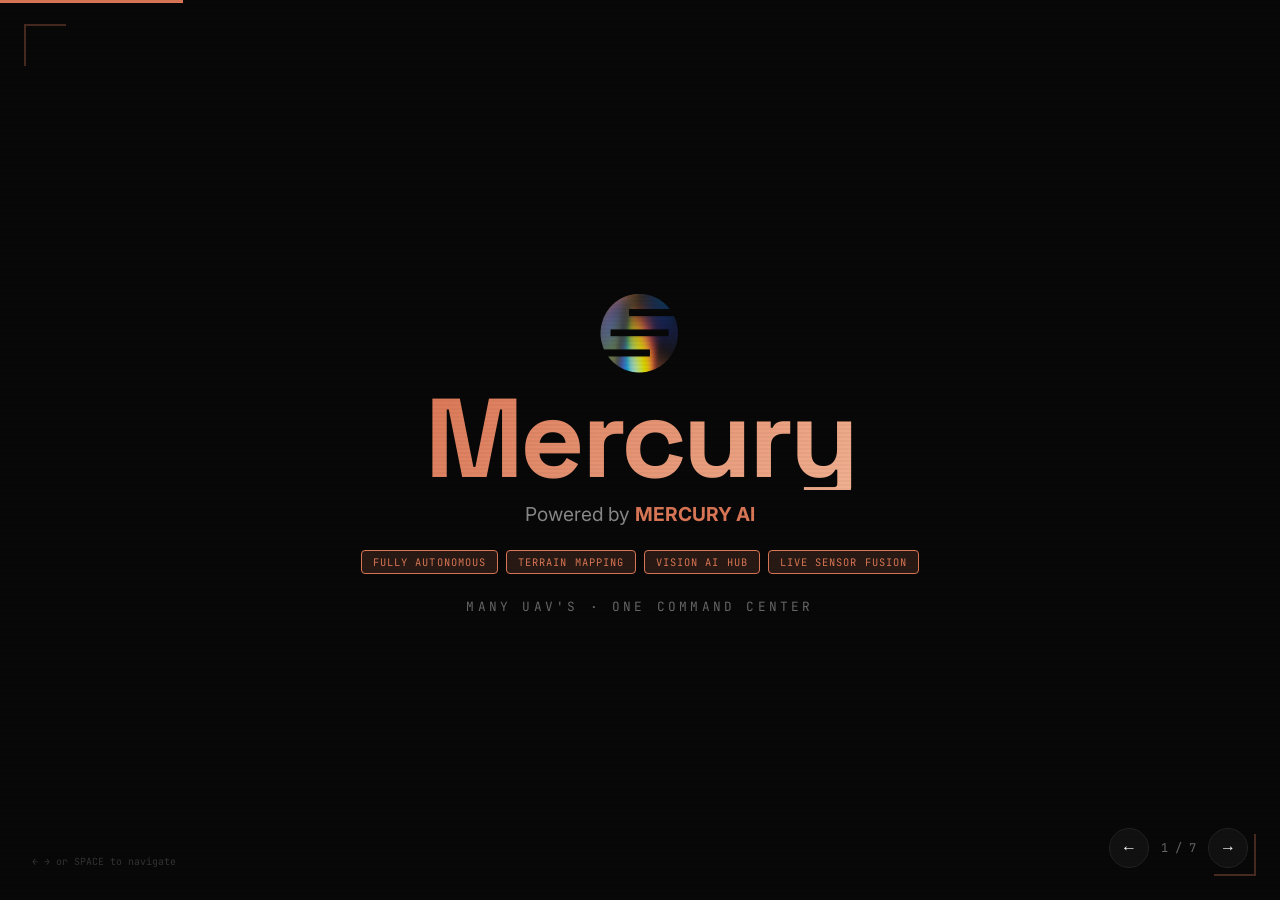
<file: ppt.html>
<!DOCTYPE html>
<html lang="en">
<head>
<meta charset="UTF-8">
<meta name="viewport" content="width=device-width, initial-scale=1.0">
<title>MERCURY AI — Intelligence Framework for Project AURA</title>
<link rel="icon" href="assets/icon.svg" type="image/svg+xml">
<link href="https://fonts.googleapis.com/css2?family=Space+Grotesk:wght@400;600;700&family=JetBrains+Mono:wght@400;600&family=Inter:wght@300;400;600&display=swap" rel="stylesheet">
<style>
:root {
  --orange: #DA7756;
  --orange-dim: rgba(218,119,86,0.15);
  --bg: #080808;
  --surface: #111;
  --surface2: #181818;
  --border: #222;
  --text: #f0f0f0;
  --dim: #666;
  --green: #4ade80;
  --green-dim: rgba(74,222,128,0.12);
}
* { margin:0; padding:0; box-sizing:border-box; }
body { background:var(--bg); color:var(--text); font-family:'Inter',sans-serif; overflow:hidden; height:100vh; }

/* Scanline overlay */
body::after {
  content:'';
  position:fixed;
  inset:0;
  background:repeating-linear-gradient(0deg,transparent,transparent 2px,rgba(0,0,0,0.03) 2px,rgba(0,0,0,0.03) 4px);
  pointer-events:none;
  z-index:999;
}

.deck { position:relative; width:100vw; height:100vh; overflow:hidden; }

.slide {
  position:absolute; inset:0;
  display:flex; flex-direction:column; justify-content:center; align-items:center;
  padding:5vh 8vw;
  opacity:0; visibility:hidden;
  transition:opacity 0.5s ease;
  background:var(--bg);
}
.slide.active { opacity:1; visibility:visible; }

/* Corner decorations */
.slide::before, .slide::after {
  content:'';
  position:absolute;
  width:40px; height:40px;
  border-color:var(--orange);
  border-style:solid;
  opacity:0.3;
}
.slide::before { top:24px; left:24px; border-width:2px 0 0 2px; }
.slide::after  { bottom:24px; right:24px; border-width:0 2px 2px 0; }

.inner { width:100%; max-width:1200px; }

/* Typography */
.tag {
  font-family:'JetBrains Mono',monospace;
  font-size:0.7rem;
  color:var(--orange);
  letter-spacing:0.2em;
  text-transform:uppercase;
  margin-bottom:1rem;
  display:flex; align-items:center; gap:0.5rem;
}
.tag::before { content:''; width:20px; height:1px; background:var(--orange); }

h1 { font-family:'Space Grotesk',sans-serif; font-weight:700; }
h2 { font-family:'Space Grotesk',sans-serif; font-weight:600; font-size:clamp(1.8rem,4vw,3rem); line-height:1.15; }
.big { font-size:clamp(3rem,9vw,7rem); line-height:0.9; letter-spacing:-0.03em; }
.grad { background:linear-gradient(135deg,#DA7756,#f0b090); -webkit-background-clip:text; background-clip:text; -webkit-text-fill-color:transparent; }
p.lead { font-size:1.1rem; color:#aaa; line-height:1.7; max-width:760px; margin-top:1rem; }

/* Grid */
.grid2 { display:grid; grid-template-columns:1fr 1fr; gap:1.5rem; margin-top:2rem; }
.grid3 { display:grid; grid-template-columns:repeat(3,1fr); gap:1.5rem; margin-top:2rem; }

/* Cards */
.card {
  background:var(--surface);
  border:1px solid var(--border);
  border-radius:10px;
  padding:1.5rem;
  transition:border-color 0.3s;
}
.card:hover { border-color:var(--orange); }
.card .label {
  font-family:'JetBrains Mono',monospace;
  font-size:0.65rem;
  letter-spacing:0.15em;
  color:var(--orange);
  text-transform:uppercase;
  margin-bottom:0.5rem;
}
.card h3 { font-family:'Space Grotesk',sans-serif; font-size:1.1rem; margin-bottom:0.4rem; }
.card p { font-size:0.9rem; color:#888; line-height:1.6; }
.card.accent { border-color:var(--orange); background:var(--orange-dim); }
.card.green { border-color:var(--green); background:var(--green-dim); }

/* Pipeline */
.pipe {
  display:flex; align-items:center; gap:0;
  margin-top:2rem; flex-wrap:nowrap;
  background:var(--surface); border:1px solid var(--border); border-radius:10px;
  overflow:hidden;
}
.pipe-step {
  flex:1; padding:1.2rem 1rem; text-align:center;
  border-right:1px solid var(--border);
  position:relative;
}
.pipe-step:last-child { border-right:none; }
.pipe-step .num { font-family:'JetBrains Mono',monospace; font-size:0.65rem; color:var(--orange); letter-spacing:0.1em; }
.pipe-step .name { font-family:'Space Grotesk',sans-serif; font-size:0.9rem; margin-top:0.2rem; }
.pipe-step .tool { font-size:0.72rem; color:#555; margin-top:0.2rem; }

/* Stat boxes */
.stat-row { display:flex; gap:1.5rem; margin-top:2rem; }
.stat { background:var(--surface); border:1px solid var(--border); border-radius:10px; padding:1.2rem 1.5rem; flex:1; }
.stat .val { font-family:'Space Grotesk',sans-serif; font-size:2rem; font-weight:700; color:var(--orange); }
.stat .key { font-size:0.78rem; color:#666; margin-top:0.2rem; }

/* Badge */
.badge {
  display:inline-block;
  background:var(--orange-dim);
  border:1px solid var(--orange);
  color:var(--orange);
  font-family:'JetBrains Mono',monospace;
  font-size:0.65rem;
  letter-spacing:0.1em;
  padding:0.25rem 0.7rem;
  border-radius:4px;
  text-transform:uppercase;
}
.badge.green { background:var(--green-dim); border-color:var(--green); color:var(--green); }

/* Bullet list */
ul.checks { list-style:none; display:flex; flex-direction:column; gap:0.75rem; margin-top:1.5rem; }
ul.checks li { display:flex; align-items:flex-start; gap:0.75rem; font-size:1rem; color:#bbb; line-height:1.5; }
ul.checks li::before { content:'▸'; color:var(--orange); flex-shrink:0; margin-top:2px; }

/* Nav */
.progress-bar { position:fixed; top:0; left:0; height:3px; background:var(--orange); transition:width 0.4s; z-index:100; }
.nav { position:fixed; bottom:2rem; right:2rem; display:flex; gap:0.75rem; align-items:center; z-index:100; }
.nav-btn {
  width:40px; height:40px; border-radius:50%;
  border:1px solid var(--border); background:var(--surface);
  color:#fff; cursor:pointer; font-size:1rem;
  display:flex; align-items:center; justify-content:center;
  transition:border-color 0.3s;
}
.nav-btn:hover { border-color:var(--orange); }
.slide-num { font-family:'JetBrains Mono',monospace; font-size:0.75rem; color:var(--dim); }

/* Keyboard hint */
.key-hint { position:fixed; bottom:2rem; left:2rem; font-family:'JetBrains Mono',monospace; font-size:0.62rem; color:#333; z-index:100; }

/* Slide-specific */
#s1 .inner { text-align:center; display:flex; flex-direction:column; align-items:center; }
#s1 .logo-wrap { width:72px; height:72px; margin-bottom:1.5rem; display:flex; align-items:center; justify-content:center; border:1px solid var(--border); border-radius:16px; background:var(--surface); }
#s1 .sub { font-family:'JetBrains Mono',monospace; font-size:0.8rem; letter-spacing:0.25em; color:var(--dim); margin-top:1.5rem; text-transform:uppercase; }
#s1 .badges { display:flex; gap:0.5rem; margin-top:1.5rem; flex-wrap:wrap; justify-content:center; }
</style>
</head>
<body>
<div class="progress-bar" id="bar"></div>
<div class="deck">

<!-- S1: TITLE -->
<div class="slide active" id="s1">
  <div class="inner">
    <img src="assets/logo.svg" alt="AURA Logo" style="width:96px;height:96px;margin-bottom:0.5rem;">
    <h1 class="big grad">Mercury</h1>
    <p style="font-size:1.2rem;color:#888;margin-top:0.75rem;">Powered by <strong style="color:var(--orange)">MERCURY AI</strong></p>
    <div class="badges">
      <span class="badge">Fully Autonomous</span>
      <span class="badge">Terrain Mapping</span>
      <span class="badge">Vision AI Hub</span>
      <span class="badge">Live Sensor Fusion</span>
    </div>
    <p class="sub">Many UAV's · One Command Center</p>
  </div>
</div>

<!-- S2: WHAT IT DOES -->
<div class="slide" id="s2">
  <div class="inner">
    <div class="tag">The Software</div>
    <h2>AURA Command Center — <span class="grad">What it does</span></h2>
    <p class="lead">A unified interface powered by the MERCURY AI Brain. It ingests raw drone telemetry and converts it into actionable 3D intelligence. Completely open, fully automated, and built from the ground up.</p>
    <div class="grid3" style="margin-top:1.5rem;">
      <div class="card accent">
        <div class="label">Module 01</div>
        <h3>Terrain Mapping</h3>
        <p>FFmpeg + COLMAP pipeline: video → 5-stage Structure-from-Motion → GPS-tagged 3D point cloud.</p>
      </div>
      <div class="card">
        <div class="label">Module 02</div>
        <h3>AI Vision Hub</h3>
        <p>MERCURY Vision Engine: Real-time frame scanning for persons, vehicles, and anomalies with geofence alerting.</p>
      </div>
      <div class="card">
        <div class="label">Module 03</div>
        <h3>Live Sensor Fusion</h3>
        <p>Arduino serial bridge: Real-time PM2.5, gas, and environmental metrics synced with mission telemetry.</p>
      </div>
    </div>
  </div>
</div>

<!-- S3: THE OPPORTUNITY -->
<div class="slide" id="s3">
  <div class="inner">
    <div class="tag">The Opportunity</div>
    <h2>Where MERCURY <span class="grad">fills the gap</span></h2>
    <div class="grid2" style="margin-top:1.5rem;">
      <div style="display:flex;flex-direction:column;gap:1rem;">
        <div class="card">
          <div class="label">Gap 01</div>
          <h3>Unified Workflow</h3>
          <p>Existing workflows require multiple separate tools for flight, mapping, sensors, AI, and reporting. MERCURY consolidates all of that into a single command center.</p>
        </div>
        <div class="card">
          <div class="label">Gap 02</div>
          <h3>Safer Operations</h3>
          <p>Autonomous aerial coverage allows monitoring of polluted zones, dumping sites, and restricted areas without putting ground crews at risk.</p>
        </div>
      </div>
      <div style="display:flex;flex-direction:column;gap:1rem;">
        <div class="card">
          <div class="label">Gap 03</div>
          <h3>Intelligence Gap</h3>
          <p>Converting raw aerial footage into actionable intelligence — 3D maps, AI detections, sensor analytics — requires costly specialized software. MERCURY makes that full pipeline open, automated, and deployment-ready.</p>
        </div>
        <div class="card accent">
          <div class="label">MERCURY's Answer</div>
          <h3>Fully Autonomous. Fleet Ready.</h3>
          <p>One operator, one PC, one command center. Drones plan, fly, and report by themselves. MERCURY handles the brainwork so a single operator can oversee thousands of units.</p>
        </div>
      </div>
    </div>
  </div>
</div>

<!-- S4: THE PIPELINE -->
<div class="slide" id="s4">
  <div class="inner">
    <div class="tag">Under the Hood</div>
    <h2>Our 5-Stage <span class="grad">Processing Pipeline</span></h2>
    <div class="pipe">
      <div class="pipe-step">
        <div class="num">01</div>
        <div class="name">Frame Extraction</div>
        <div class="tool">FFmpeg · frameExtractor.js</div>
      </div>
      <div class="pipe-step">
        <div class="num">02</div>
        <div class="name">Feature Detection</div>
        <div class="tool">COLMAP SIFT · colmapRunner.js</div>
      </div>
      <div class="pipe-step">
        <div class="num">03</div>
        <div class="name">Feature Matching</div>
        <div class="tool">Exhaustive / Sequential Matcher</div>
      </div>
      <div class="pipe-step">
        <div class="num">04</div>
        <div class="name">3D Reconstruction</div>
        <div class="tool">Sparse SfM · Incremental Mapper</div>
      </div>
      <div class="pipe-step">
        <div class="num">05</div>
        <div class="name">PLY Export</div>
        <div class="tool">cloudExporter.js · GPS-tagged</div>
      </div>
    </div>
  </div>
</div>

<!-- S5: USE CASES -->
<div class="slide" id="s5">
  <div class="inner">
    <div class="tag">Real-World Missions</div>
    <h2>What MERCURY <span class="grad">monitors</span></h2>
    <div class="grid2">
      <div style="display:flex;flex-direction:column;gap:1rem;">
        <div class="card green">
          <div class="label">Air Quality</div>
          <h3>Industrial Emissions</h3>
          <p>Particulate (PM2.5/PM10) mapping across factory corridors. Geo-referenced concentration maps — find pollution hotspots invisible from the ground.</p>
        </div>
        <div class="card">
          <div class="label">Marine</div>
          <h3>Oil Spill Detection</h3>
          <p>Surface texture + thermal signature analysis to detect illegal discharges in the Arabian Gulf. Automated alert within T+10 min of detection.</p>
        </div>
      </div>
      <div style="display:flex;flex-direction:column;gap:1rem;">
        <div class="card">
          <div class="label">Surveillance</div>
          <h3>Anti-Poaching & Intrusion</h3>
          <p>YOLO26 detects unauthorized persons, vehicles, and weapons in restricted protected zones. Real-time alerts with GPS coordinates.</p>
        </div>
        <div class="card">
          <div class="label">Environmental</div>
          <h3>Illegal Dumping</h3>
          <p>Identifies illegal waste sites, hazardous containers, and pollution sources that ground crews cannot safely access.</p>
        </div>
      </div>
    </div>
  </div>
</div>

<!-- S6: ROADMAP -->
<div class="slide" id="s6">
  <div class="inner">
    <div class="tag">Future Vision · Section 8.4 of AURA Doc</div>
    <h2>MERCURY <span class="grad">Evolution</span></h2>
    <ul class="checks">
      <li><b>Dense Reconstruction</b> — Multi-View Stereo (MVS) to generate solid textured 3D meshes, not just sparse point clouds. Measurable distances and volumes.</li>
      <li><b>QRAM Integration</b> — Persistent memory core allowing MERCURY to retain mission context across flights and identify environmental change over time.</li>
      <li><b>Multi-Unit Swarm</b> — Coordinate multiple AURA drones from a single MERCURY instance for large-area simultaneous coverage.</li>
      <li><b>Thermal Fusion</b> — Overlay infrared sensor data directly onto 3D models to detect heat signatures: fires, chemical leaks, search and rescue.</li>
    </ul>
  </div>
</div>

<!-- S7: CLOSE -->
<div class="slide" id="s7">
  <div class="inner" style="text-align:center;display:flex;flex-direction:column;align-items:center;gap:1.5rem;">
    <div class="tag" style="justify-content:center;">Mission Statement</div>
    <h2 style="max-width:760px;">Turning every flight into <span class="grad">infinite environmental intelligence.</span></h2>
    <div class="stat-row" style="margin-top:0;">
      <div class="stat"><div class="val">5</div><div class="key">Pipeline Stages</div></div>
      <div class="stat"><div class="val">3</div><div class="key">Core Modules</div></div>
      <div class="stat"><div class="val">YOLO26</div><div class="key">Vision Model</div></div>
      <div class="stat"><div class="val">4G</div><div class="key">Relay Support</div></div>
    </div>
    <p style="color:#555;font-family:'JetBrains Mono',monospace;font-size:0.8rem;letter-spacing:0.2em;margin-top:1rem;">MERCURY AI · PROJECT AURA · GULF ASIAN ENGLISH SCHOOL · 2026</p>
    <div style="margin-top:0.5rem;color:var(--orange);font-family:'Space Grotesk',sans-serif;font-size:1.4rem;font-weight:600;letter-spacing:0.1em;">QUESTIONS?</div>
  </div>
</div>

</div><!-- /.deck -->

<div class="nav">
  <button class="nav-btn" id="prev">←</button>
  <span class="slide-num"><span id="cur">1</span> / <span id="tot"></span></span>
  <button class="nav-btn" id="next">→</button>
</div>
<div class="key-hint">← → or SPACE to navigate</div>

<script>
const slides = document.querySelectorAll('.slide');
const bar = document.getElementById('bar');
const cur = document.getElementById('cur');
const tot = document.getElementById('tot');
let n = 0;
tot.textContent = slides.length;

function go(i) {
  slides[n].classList.remove('active');
  n = Math.max(0, Math.min(i, slides.length - 1));
  slides[n].classList.add('active');
  cur.textContent = n + 1;
  bar.style.width = ((n + 1) / slides.length * 100) + '%';
}

document.getElementById('next').onclick = () => go(n + 1);
document.getElementById('prev').onclick = () => go(n - 1);
document.addEventListener('keydown', e => {
  if (e.key === 'ArrowRight' || e.key === ' ') { e.preventDefault(); go(n + 1); }
  if (e.key === 'ArrowLeft') { e.preventDefault(); go(n - 1); }
});
go(0);
</script>
</body>
</html>
</file>
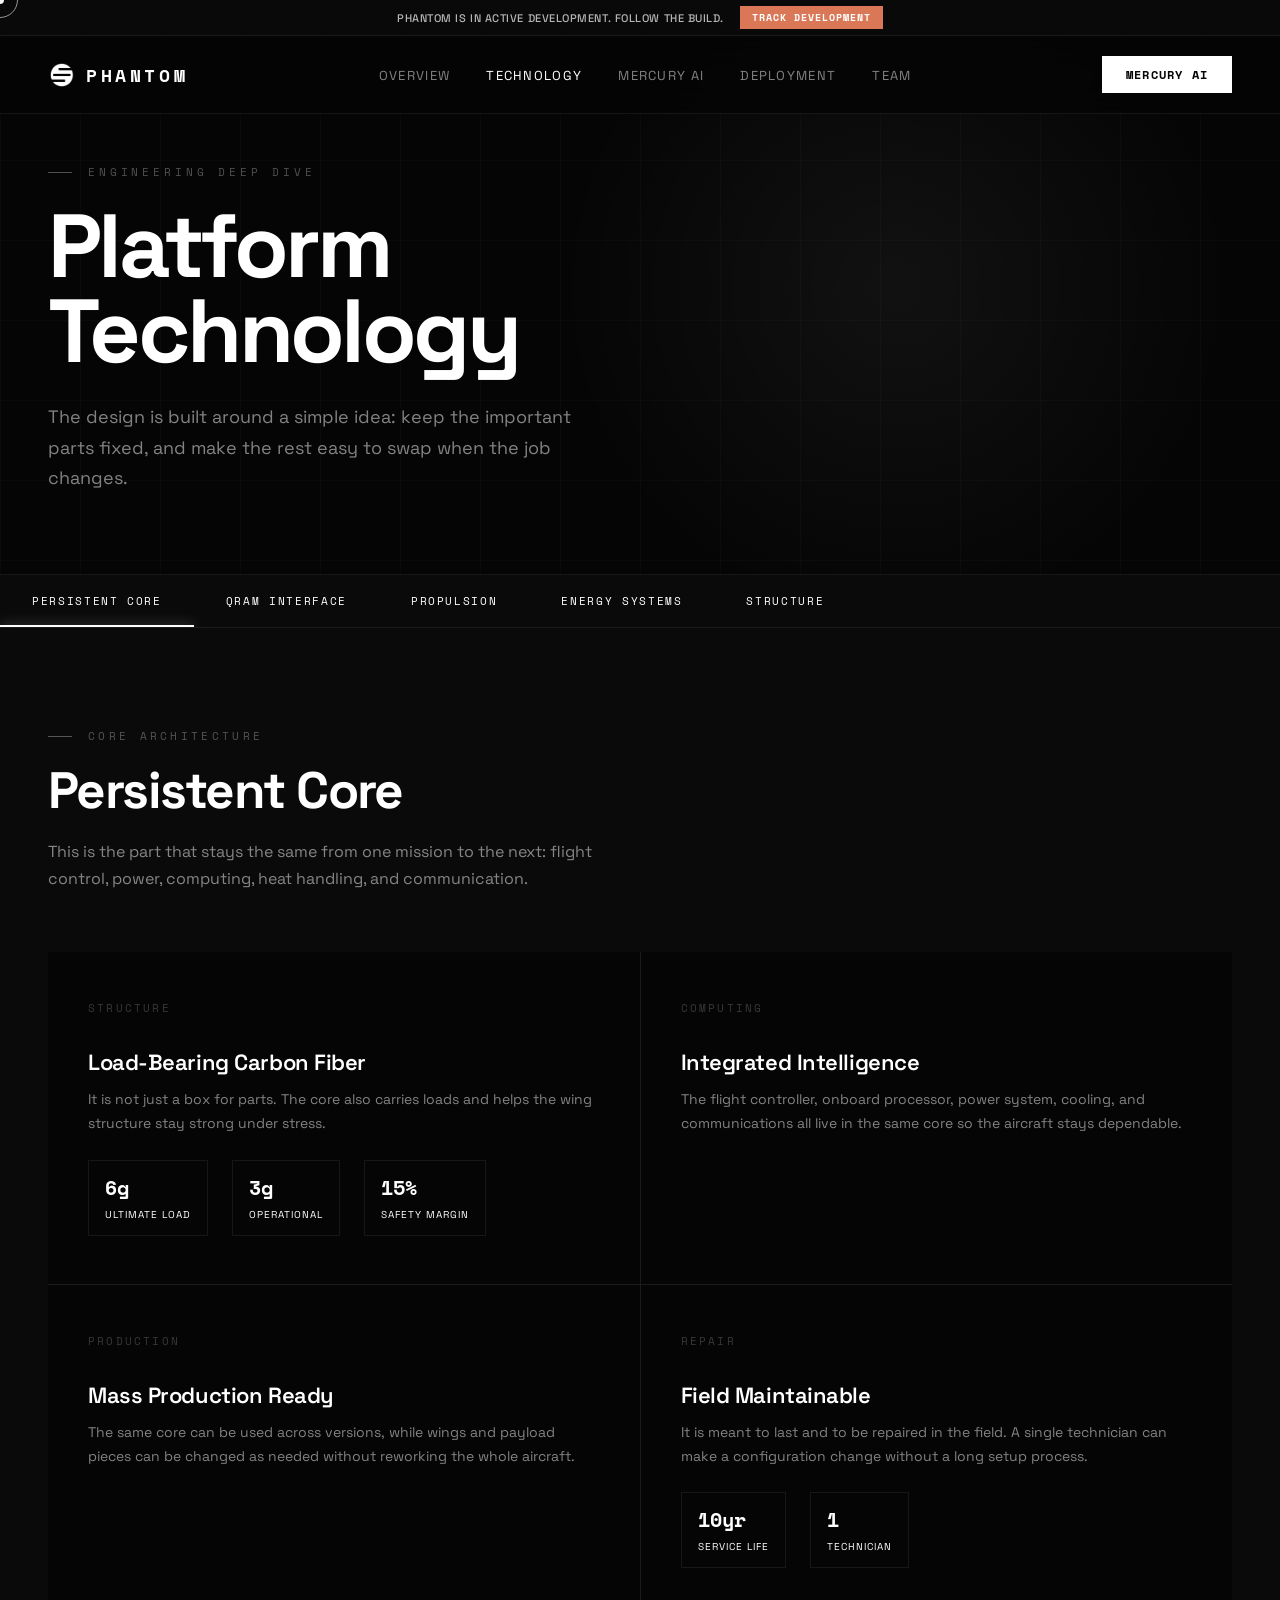
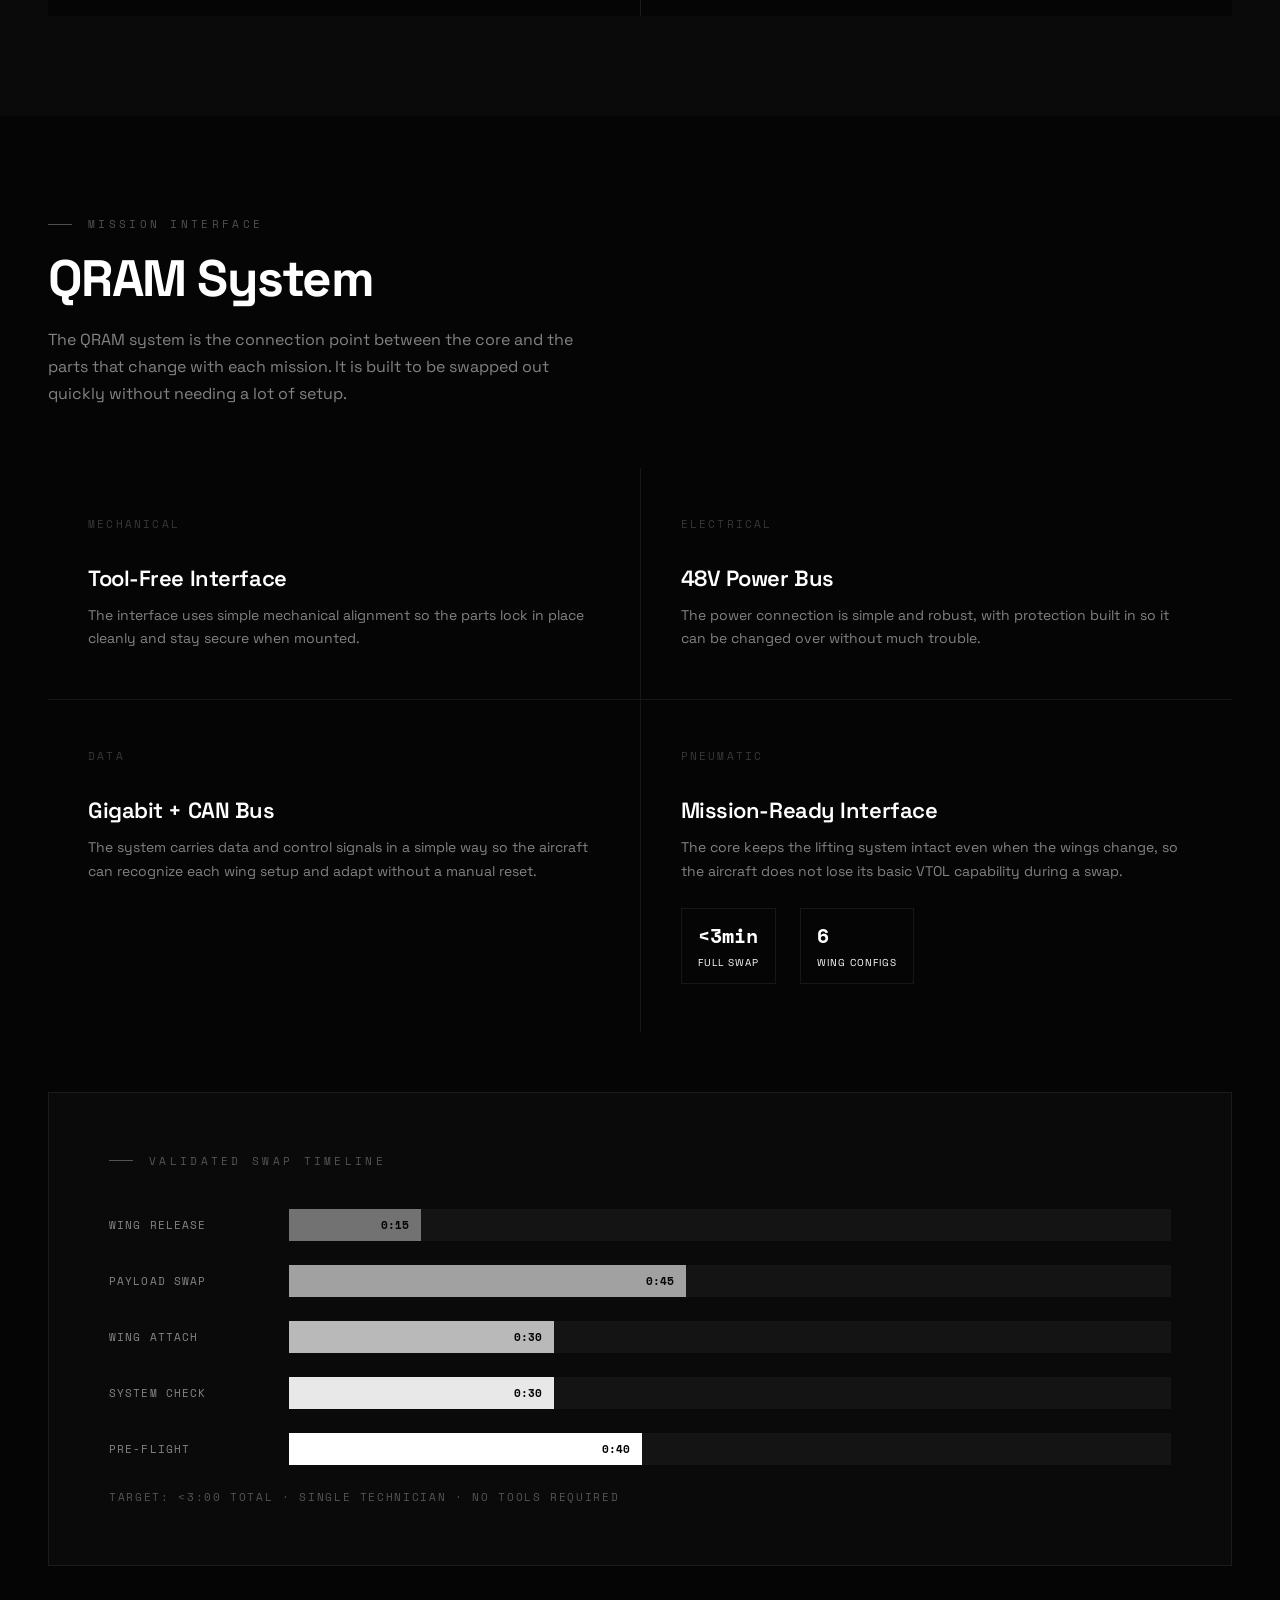
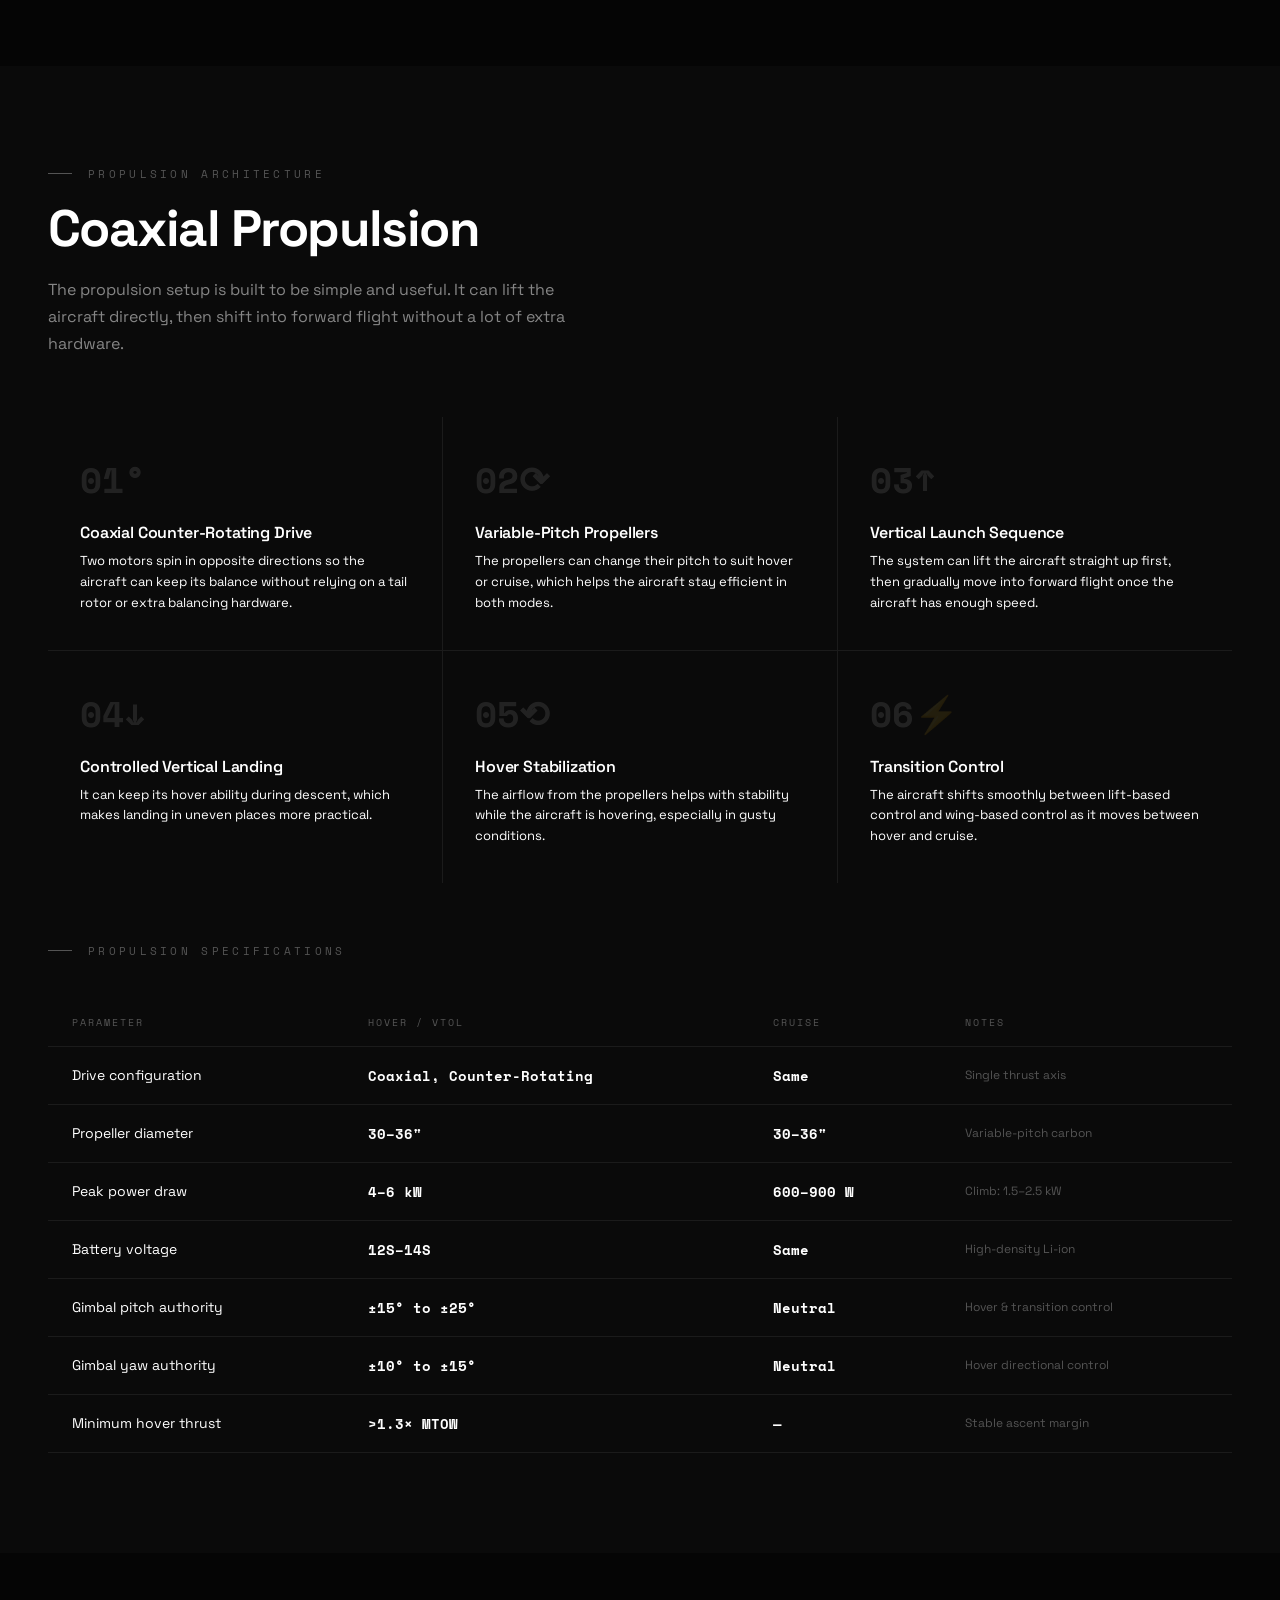
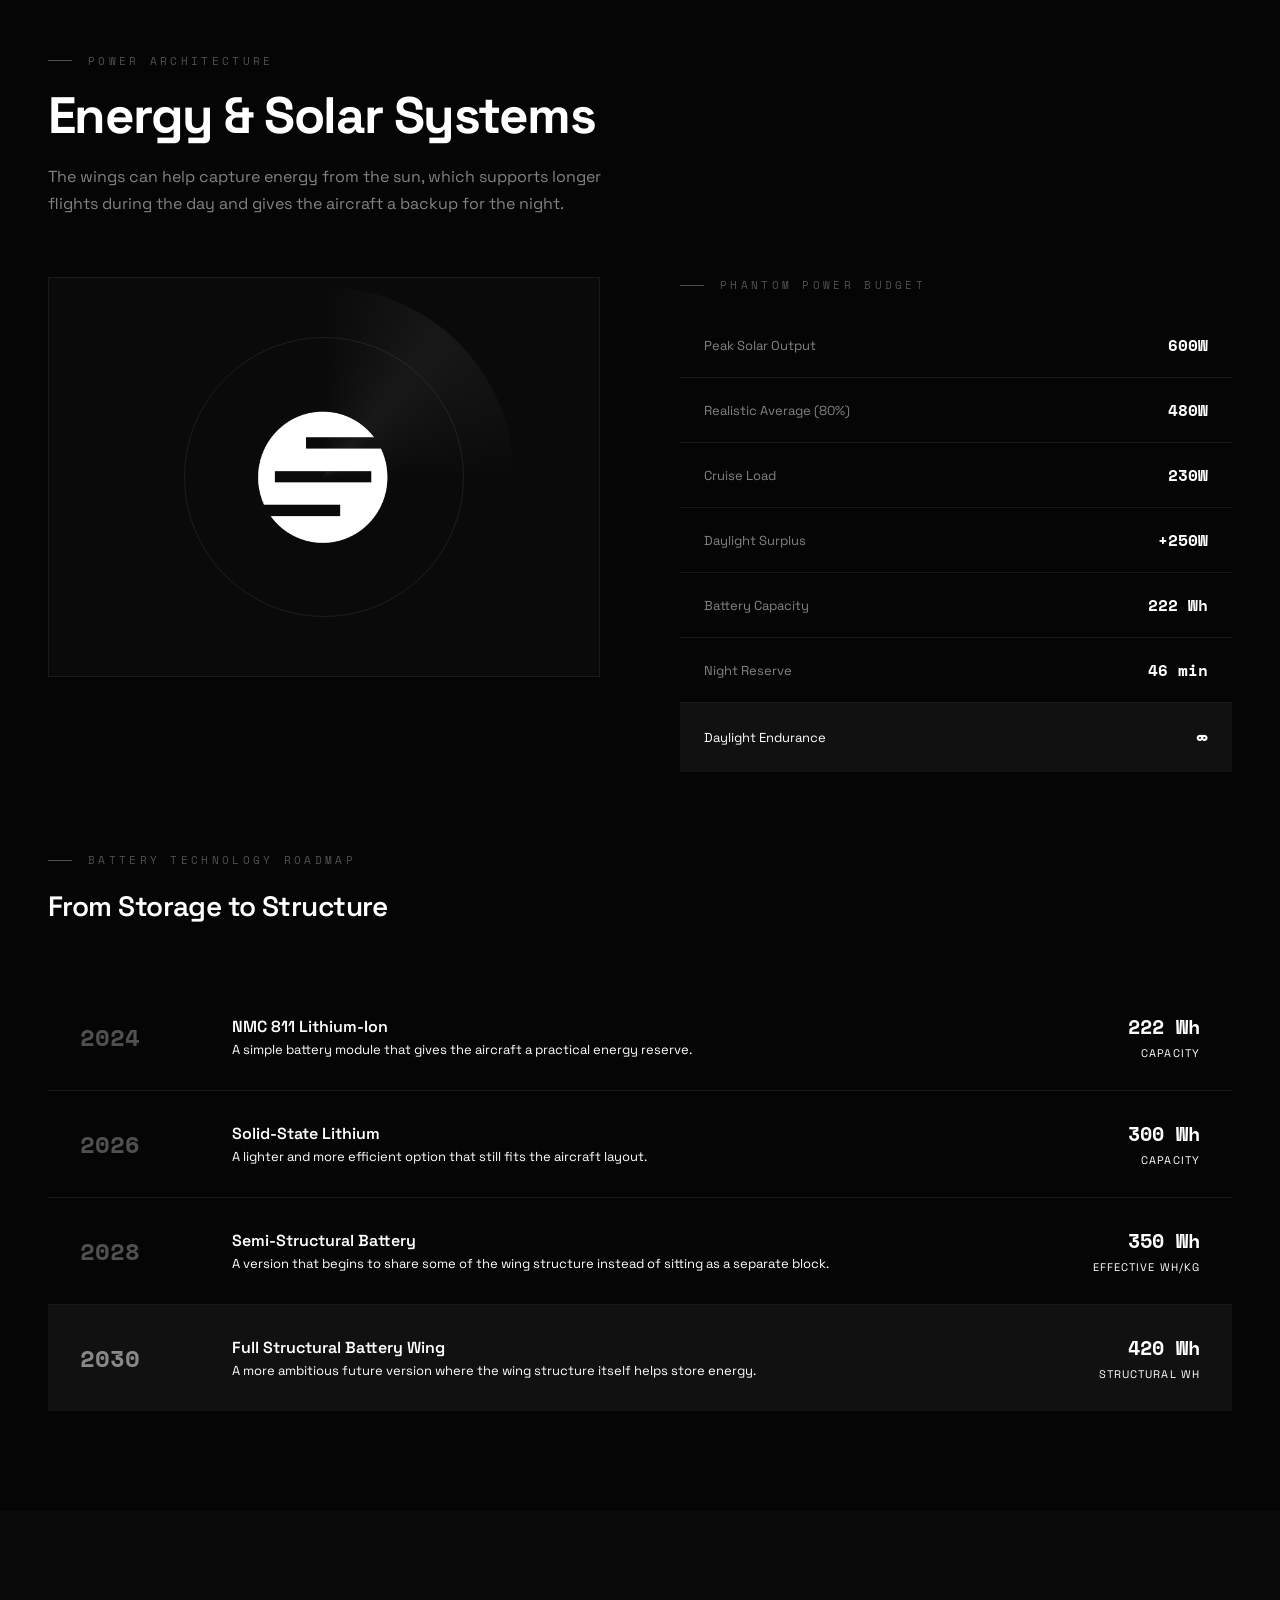
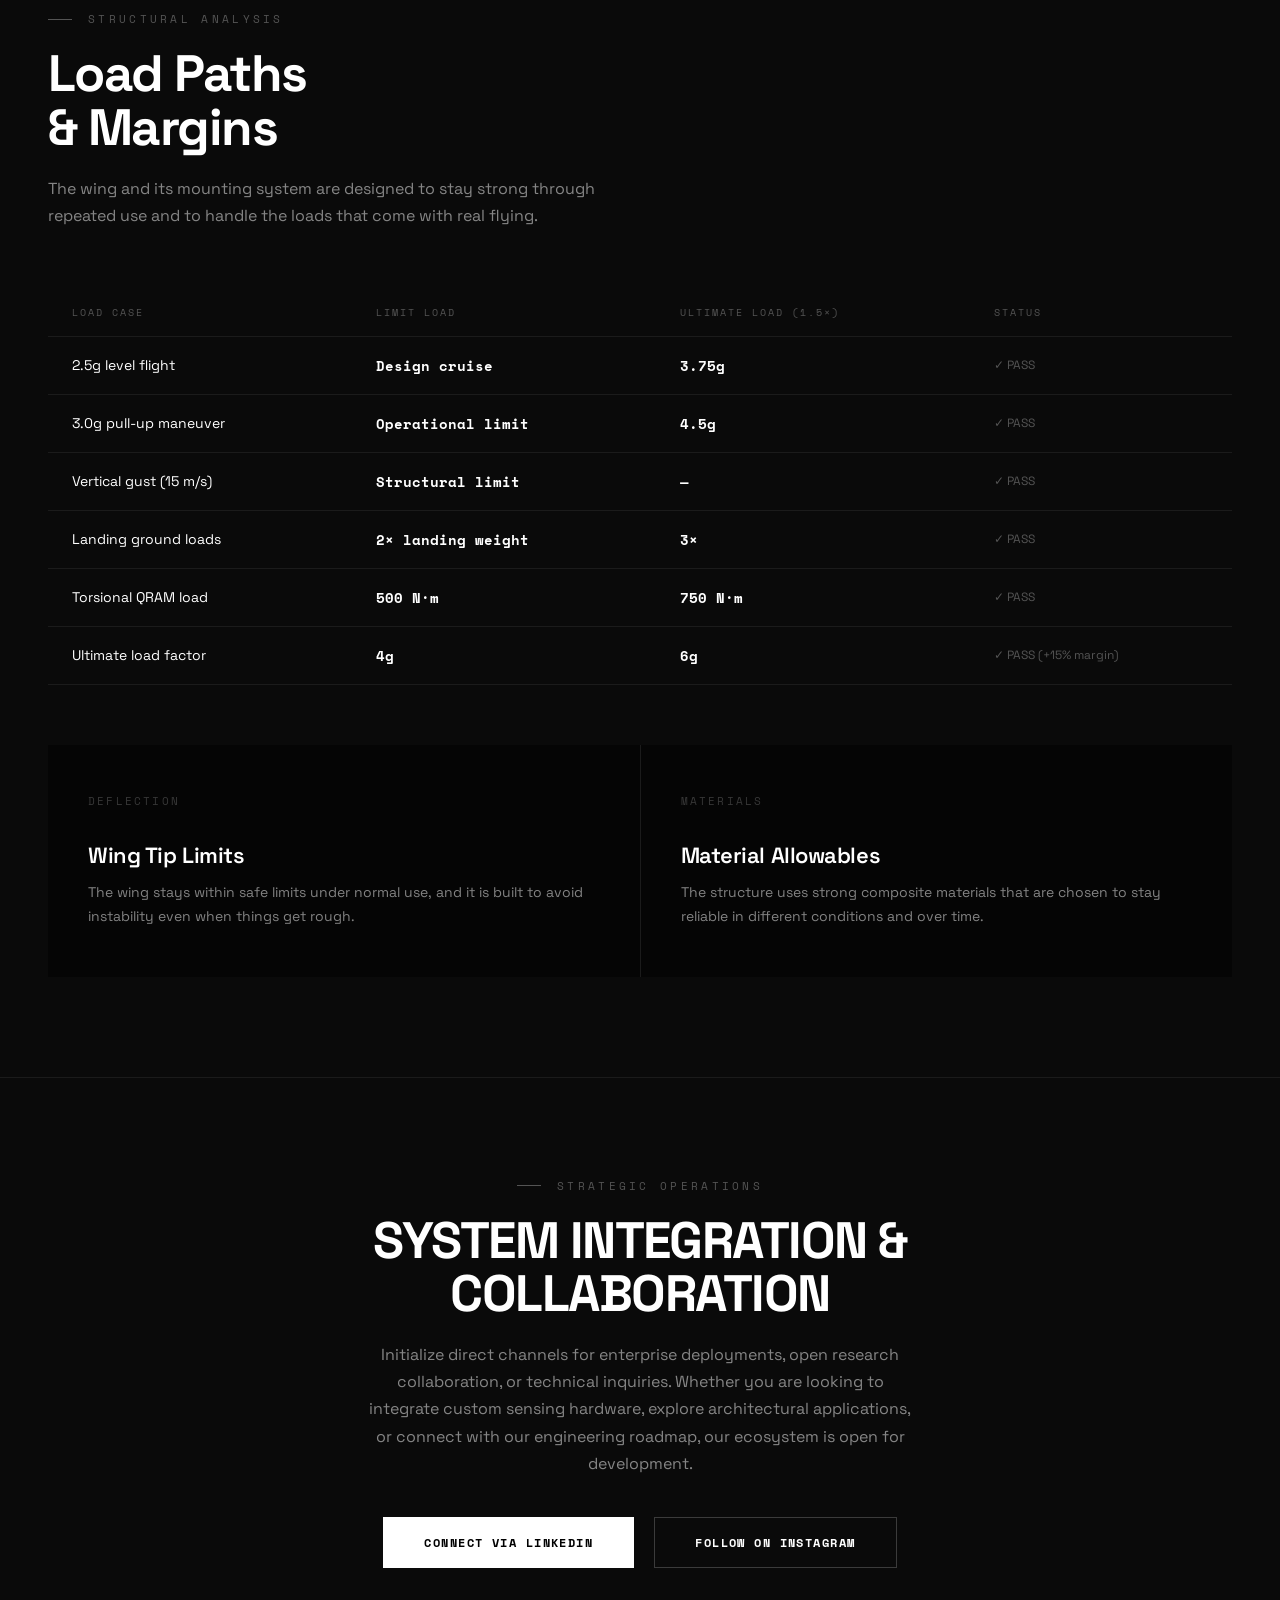
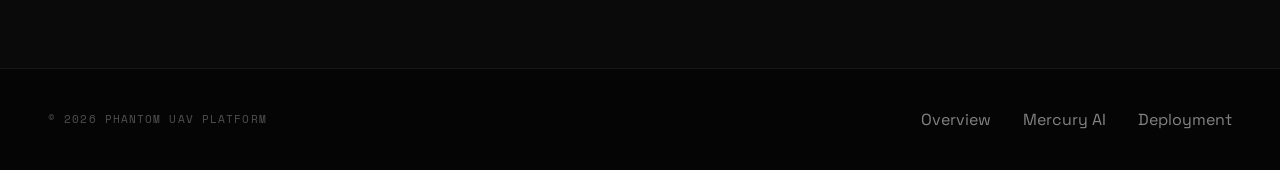
<file: technology.html>
<!DOCTYPE html>
<html lang="en">
<head>
<meta charset="UTF-8">
<meta name="viewport" content="width=device-width, initial-scale=1.0">
<title>PHANTOM — Technology</title>
<link href="https://fonts.googleapis.com/css2?family=Space+Grotesk:wght@300;400;500;600;700&family=Space+Mono:wght@400;700&display=swap" rel="stylesheet">
<style>
  :root {
    --bg:#050505;--bg-1:#0a0a0a;--bg-2:#111111;--bg-3:#1a1a1a;
    --surface:#141414;--border:rgba(255,255,255,0.07);--border-hover:rgba(255,255,255,0.15);
    --white:#fff;--white-80:rgba(255,255,255,0.8);--white-50:rgba(255,255,255,0.5);
    --white-30:rgba(255,255,255,0.3);--white-20:rgba(255,255,255,0.2);
    --white-10:rgba(255,255,255,0.1);--white-08:rgba(255,255,255,0.08);
    --white-04:rgba(255,255,255,0.04);
    --font-sans:'Space Grotesk',sans-serif;--font-mono:'Space Mono',monospace;
    --nav-h:68px;--alert-h:36px;
  }
  *,*::before,*::after{box-sizing:border-box;margin:0;padding:0;}
  html{scroll-behavior:smooth;overflow-x:hidden;}
  body{background:var(--bg);color:var(--white);font-family:var(--font-sans);overflow-x:hidden;cursor:none;}

  /* CURSOR — disabled on touch devices */
  @media (hover: none), (pointer: coarse) {
    body{ cursor:auto; }
    #cur-dot, #cur-ring{ display:none; }
  }
  #cur-dot { position:fixed; top:0; left:0; z-index:9999; pointer-events:none; mix-blend-mode:difference; width:8px; height:8px; background:#fff; border-radius:50%; transform:translate(-50%,-50%); transition:transform 0.1s; }
  #cur-ring { position:fixed; top:0; left:0; z-index:9998; pointer-events:none; mix-blend-mode:difference; width:36px; height:36px; border:1px solid rgba(255,255,255,0.6); border-radius:50%; transform:translate(-50%,-50%); transition:width 0.2s, height 0.2s, border-color 0.2s; }
  body:has(a:hover) #cur-ring, body:has(button:hover) #cur-ring { width:56px; height:56px; border-color:#fff; }

  /* ALERT BANNER — pinned to absolute top, nav pushed below it */
  .alert-banner {
    position: fixed; top: 0; left: 0; right: 0; height: var(--alert-h);
    background: rgba(10, 10, 10, 0.95); backdrop-filter: blur(20px);
    border-bottom: 1px solid var(--border); display: flex; align-items: center;
    justify-content: center; gap: 16px; z-index: 101; padding: 0 24px;
  }
  .alert-text {
    font-family: var(--font-sans); font-size: 11px; font-weight: 500;
    color: rgba(255, 255, 255, 0.7); letter-spacing: 0.05em; text-transform: uppercase;
    white-space: nowrap; overflow: hidden; text-overflow: ellipsis;
  }
  .alert-cta {
    font-family: var(--font-mono); font-size: 10px; font-weight: 700; color: #fff;
    background: #DA7756; padding: 4px 12px; text-decoration: none; letter-spacing: 0.1em;
    text-transform: uppercase; transition: background 0.2s ease; white-space: nowrap;
  }
  .alert-cta:hover { background: #e28e70; }

  nav{position:fixed;top:var(--alert-h);left:0;right:0;z-index:100;display:flex;align-items:center;justify-content:space-between;padding:20px 48px;background:rgba(5,5,5,0.85);backdrop-filter:blur(20px);border-bottom:1px solid var(--border);}
  .nav-logo{font-family:var(--font-mono);font-size:18px;font-weight:700;letter-spacing:0.2em;color:var(--white);text-decoration:none;display:flex;align-items:center;gap:10px;}
  .nav-logo-mark{width:28px;height:28px;display:block;object-fit:contain;}
  .nav-links{display:flex;gap:36px;list-style:none;}
  .nav-links a{color:var(--white-50);text-decoration:none;font-size:13px;letter-spacing:0.1em;text-transform:uppercase;transition:color 0.2s;}
  .nav-links a:hover,.nav-links a.active{color:var(--white);}
  .nav-cta{background:var(--white);color:var(--bg);padding:10px 24px;font-family:var(--font-mono);font-size:12px;font-weight:700;letter-spacing:0.1em;text-transform:uppercase;text-decoration:none;transition:background 0.2s;}
  .nav-cta:hover{background:var(--white-80);}

  /* PAGE HERO */
  .page-hero{padding:calc(var(--alert-h) + var(--nav-h) + 60px) 48px 80px;position:relative;overflow:hidden;border-bottom:1px solid var(--border);}
  .page-hero-bg{position:absolute;inset:0;background-image:linear-gradient(var(--border) 1px,transparent 1px),linear-gradient(90deg,var(--border) 1px,transparent 1px);background-size:80px 80px;opacity:0.3;animation:gridPulse 8s ease-in-out infinite;}
  .page-hero-glow{position:absolute;width:680px;height:680px;border-radius:50%;background:radial-gradient(circle,rgba(255,255,255,0.05),transparent 70%);top:50%;left:70%;transform:translate(-50%,-50%);animation:glowDrift 12s ease-in-out infinite;pointer-events:none;}
  @keyframes gridPulse{0%,100%{opacity:0.22}50%{opacity:0.38}}
  @keyframes glowDrift{0%,100%{transform:translate(-50%,-50%) scale(1)}50%{transform:translate(-46%,-54%) scale(1.12)}}
  .page-hero-label{font-family:var(--font-mono);font-size:11px;letter-spacing:0.35em;text-transform:uppercase;color:var(--white-30);margin-bottom:24px;display:flex;align-items:center;gap:16px;position:relative;z-index:2;}
  .page-hero-label::before{content:'';width:24px;height:1px;background:var(--white-30);}
  .page-hero h1{font-size:clamp(48px,7vw,96px);font-weight:700;line-height:0.95;letter-spacing:-0.04em;margin-bottom:28px;position:relative;z-index:2;}
  .page-hero-desc{font-size:18px;line-height:1.7;color:var(--white-50);max-width:560px;position:relative;z-index:2;}

  /* CHAPTER TABS — sticky just below banner+nav stack */
  .chapter-nav{position:sticky;top:calc(var(--alert-h) + var(--nav-h));z-index:50;background:var(--bg-1);border-bottom:1px solid var(--border);display:flex;overflow-x:auto;}
  .chapter-tab{padding:18px 32px;font-family:var(--font-mono);font-size:11px;letter-spacing:0.15em;text-transform:uppercase;color:var(--white-40);cursor:pointer;border:none;background:none;transition:color 0.25s;white-space:nowrap;position:relative;}
  .chapter-tab:hover{color:var(--white-80);}
  .chapter-tab.active{color:var(--white);}
  .chapter-nav-indicator{position:absolute;bottom:0;height:2px;background:#fff;transition:transform 0.4s cubic-bezier(0.16,1,0.3,1),width 0.4s cubic-bezier(0.16,1,0.3,1);transform:translateX(0);box-shadow:0 0 12px rgba(255,255,255,0.5);}

  section{padding:100px 48px;position:relative;}
  section[id]{scroll-margin-top:calc(var(--alert-h) + var(--nav-h) + 56px);}
  .section-label{font-family:var(--font-mono);font-size:11px;letter-spacing:0.3em;text-transform:uppercase;color:var(--white-30);margin-bottom:20px;display:flex;align-items:center;gap:16px;}
  .section-label::before{content:'';width:24px;height:1px;background:var(--white-30);}
  .section-title{font-size:clamp(32px,4vw,56px);font-weight:700;line-height:1.05;letter-spacing:-0.03em;margin-bottom:20px;}
  .section-desc{font-size:16px;line-height:1.7;color:var(--white-50);max-width:560px;margin-bottom:60px;}

  /* REVEAL */
  .reveal{opacity:0;transform:translateY(40px);transition:opacity 0.8s cubic-bezier(0.16,1,0.3,1),transform 0.8s cubic-bezier(0.16,1,0.3,1);}
  .reveal.visible{opacity:1;transform:none;}
  .reveal-delay-1{transition-delay:0.1s;}.reveal-delay-2{transition-delay:0.2s;}.reveal-delay-3{transition-delay:0.3s;}

  /* SPEC TABLE */
  .spec-table{width:100%;border-collapse:collapse;margin-top:40px;}
  .spec-table thead tr{border-bottom:1px solid var(--border);}
  .spec-table th{font-family:var(--font-mono);font-size:10px;letter-spacing:0.2em;text-transform:uppercase;color:var(--white-30);padding:16px 24px;text-align:left;font-weight:400;}
  .spec-table td{padding:18px 24px;font-size:14px;border-bottom:1px solid var(--border);}
  .spec-table tr:hover td{background:var(--white-04);}
  .spec-table .val{font-family:var(--font-mono);color:var(--white);font-weight:700;}
  .spec-table .cat{color:var(--white-30);font-size:12px;}

  /* FEATURE GRID */
  .feat-grid{display:grid;grid-template-columns:repeat(2,1fr);gap:1px;background:var(--border);}
  .feat-cell{background:var(--bg);padding:48px 40px;transition:background 0.3s,transform 0.3s cubic-bezier(0.16,1,0.3,1);}
  .feat-cell:hover{background:var(--bg-2);transform:translateY(-4px);}
  .feat-num{font-family:var(--font-mono);font-size:11px;color:var(--white-20);margin-bottom:32px;letter-spacing:0.2em;}
  .feat-title{font-size:22px;font-weight:600;letter-spacing:-0.02em;margin-bottom:12px;}
  .feat-text{font-size:14px;line-height:1.7;color:var(--white-50);}
  .feat-metric{margin-top:24px;display:flex;gap:24px;}
  .metric-box{border:1px solid var(--border);padding:12px 16px;}
  .metric-val{font-family:var(--font-mono);font-size:20px;font-weight:700;display:block;}
  .metric-label{font-size:10px;color:var(--white-40);letter-spacing:0.1em;text-transform:uppercase;}

  /* ENERGY DIAGRAM */
  .energy-diagram{background:var(--bg-1);border:1px solid var(--border);padding:60px;margin-top:60px;position:relative;overflow:hidden;}
  .energy-row{display:flex;align-items:center;gap:0;margin-bottom:24px;}
  .energy-label{font-family:var(--font-mono);font-size:11px;letter-spacing:0.1em;color:var(--white-50);width:180px;flex-shrink:0;text-transform:uppercase;}
  .energy-bar-wrap{flex:1;height:32px;background:var(--white-04);position:relative;}
  .energy-bar{height:100%;background:var(--white);transition:width 1.4s cubic-bezier(0.16,1,0.3,1);display:flex;align-items:center;justify-content:flex-end;padding-right:12px;}
  .energy-bar-val{font-family:var(--font-mono);font-size:11px;font-weight:700;color:var(--bg);}

  /* PROPULSION SPECS */
  .prop-grid{display:grid;grid-template-columns:repeat(3,1fr);gap:1px;background:var(--border);margin-top:60px;}
  .prop-cell{background:var(--bg-1);padding:36px 32px;transition:background 0.3s,transform 0.3s cubic-bezier(0.16,1,0.3,1);}
  .prop-cell:hover{background:var(--bg-2);transform:translateY(-4px);}
  .prop-icon{font-family:var(--font-mono);font-size:36px;font-weight:700;color:var(--white-10);margin-bottom:16px;display:inline-block;transition:color 0.3s;}
  .prop-cell:hover .prop-icon{color:var(--white-30);}
  .prop-icon .spin-arrow{display:inline-block;animation:iconSpin 6s linear infinite;}
  .prop-icon.pulse{animation:iconPulse 2.6s ease-in-out infinite;}
  @keyframes iconSpin{from{transform:rotate(0deg)}to{transform:rotate(360deg)}}
  @keyframes iconPulse{0%,100%{opacity:1;transform:scale(1)}50%{opacity:0.5;transform:scale(0.92)}}
  .prop-title{font-size:16px;font-weight:600;margin-bottom:8px;letter-spacing:-0.01em;}
  .prop-detail{font-size:13px;color:var(--white-40);line-height:1.6;}

  /* SOLAR ARCHITECTURE */
  .solar-split{display:grid;grid-template-columns:1fr 1fr;gap:80px;align-items:start;margin-top:60px;}
  .solar-viz{background:var(--bg-1);border:1px solid var(--border);padding:48px;display:flex;align-items:center;justify-content:center;min-height:400px;position:relative;overflow:hidden;}
  .solar-viz::before{content:'';position:absolute;width:280px;height:280px;border-radius:50%;border:1px solid var(--white-08);animation:solarRing 16s linear infinite;}
  .solar-viz::after{content:'';position:absolute;width:380px;height:380px;border-radius:50%;background:conic-gradient(from 0deg,transparent 0deg,rgba(255,255,255,0.06) 40deg,transparent 90deg);animation:solarSweep 6s linear infinite;}
  .solar-viz img{position:relative;z-index:2;animation:logoGlow 4s ease-in-out infinite;}
  @keyframes solarRing{from{transform:rotate(0deg)}to{transform:rotate(360deg)}}
  @keyframes solarSweep{from{transform:rotate(0deg)}to{transform:rotate(360deg)}}
  @keyframes logoGlow{0%,100%{filter:drop-shadow(0 0 20px rgba(255,255,255,0.08))}50%{filter:drop-shadow(0 0 36px rgba(255,255,255,0.18))}}
  .solar-gen{display:flex;flex-direction:column;gap:1px;background:var(--border);}
  .solar-gen-row{background:var(--bg);padding:20px 24px;display:flex;justify-content:space-between;align-items:center;transition:background 0.2s;}
  .solar-gen-row:hover{background:var(--bg-2);}
  .solar-gen-label{font-size:13px;color:var(--white-50);}
  .solar-gen-val{font-family:var(--font-mono);font-size:16px;font-weight:700;}

  /* STRUCTURAL BATTERY */
  .battery-timeline{margin-top:60px;display:flex;flex-direction:column;gap:1px;background:var(--border);}
  .battery-gen{background:var(--bg);padding:28px 32px;display:grid;grid-template-columns:120px 1fr 160px;gap:32px;align-items:center;transition:background 0.2s;}
  .battery-gen:hover{background:var(--bg-2);}
  .battery-year{font-family:var(--font-mono);font-size:24px;font-weight:700;color:var(--white-30);}
  .battery-name{font-size:16px;font-weight:600;margin-bottom:4px;}
  .battery-desc{font-size:13px;color:var(--white-40);}
  .battery-stat{text-align:right;}
  .battery-stat-val{font-family:var(--font-mono);font-size:20px;font-weight:700;display:block;}
  .battery-stat-label{font-size:11px;color:var(--white-40);letter-spacing:0.1em;text-transform:uppercase;}

  /* STRATEGIC OPS / CONTACT */
  .strategic-ops-section {
    background: var(--bg-1); border-top: 1px solid var(--border); padding: 100px 48px;
    display: flex; justify-content: center; text-align: center; position: relative; z-index: 10;
  }
  .strategic-ops-container { max-width: 800px; width: 100%; }
  .strategic-ops-actions { display: flex; gap: 20px; justify-content: center; margin-top: 40px; flex-wrap: wrap; }
  .strategic-ops-actions .btn-primary,
  .strategic-ops-actions .btn-secondary {
    text-decoration: none; padding: 16px 40px; text-transform: uppercase; letter-spacing: .12em;
    font-size: 12px; font-weight: 700; font-family: var(--font-mono); display: inline-block; transition: all 0.3s ease;
  }
  .strategic-ops-actions .btn-primary { background: #fff; color: #000; border: 1px solid #fff; }
  .strategic-ops-actions .btn-primary:hover { background: transparent; color: #fff; }
  .strategic-ops-actions .btn-secondary { border: 1px solid var(--white-20); color: #fff; background: transparent; }
  .strategic-ops-actions .btn-secondary:hover { border-color: #fff; background: var(--white-10); }

  footer{border-top:1px solid var(--border);padding:40px 48px;display:flex;justify-content:space-between;align-items:center;}
  footer p{font-family:var(--font-mono);font-size:11px;color:var(--white-30);letter-spacing:0.1em;}
  footer a{color:var(--white-50);text-decoration:none;transition:color 0.2s;}
  footer a:hover{color:var(--white);}
  .footer-links{display:flex;gap:32px;}

  @media(max-width:900px){
    nav{padding:16px 24px;}.nav-links{display:none;}
    section{padding:60px 24px;}
    .page-hero{padding:calc(var(--alert-h) + var(--nav-h) + 40px) 24px 60px;}
    .feat-grid,.solar-split{grid-template-columns:1fr;}
    .prop-grid{grid-template-columns:1fr;}
    .battery-gen{grid-template-columns:1fr;gap:12px;}
    .battery-stat{text-align:left;}

    .alert-banner {
      height: auto; padding: 8px 16px; flex-direction: column; gap: 8px; text-align: center;
      --alert-h: 64px;
    }
    .alert-text { white-space: normal; font-size: 10px; }
  }
  @media (prefers-reduced-motion: reduce) {
    .page-hero-bg, .page-hero-glow, .spin-arrow, .prop-icon.pulse,
    .solar-viz::before, .solar-viz::after, .solar-viz img {
      animation: none !important;
    }
  }
</style>
</head>
<body>

<div id="cur-dot"></div>
<div id="cur-ring"></div>

<div class="alert-banner">
  <span class="alert-text">PHANTOM IS IN ACTIVE DEVELOPMENT. FOLLOW THE BUILD.</span>
  <a href="https://www.linkedin.com/company/projectphantom/" target="_blank" class="alert-cta">TRACK DEVELOPMENT</a>
</div>

<nav>
  <a href="index.html" class="nav-logo">
    <img src="assets/icon.svg" alt="PHANTOM" class="nav-logo-mark">PHANTOM
  </a>
  <ul class="nav-links">
    <li><a href="index.html">Overview</a></li>
    <li><a href="technology.html" class="active">Technology</a></li>
    <li><a href="mercury.html">Mercury AI</a></li>
    <li><a href="deployment.html">Deployment</a></li>
    <li><a href="index.html#team">Team</a></li>
  </ul>
  <a href="mercury.html" class="nav-cta">Mercury AI</a>
</nav>

<div class="page-hero">
  <div class="page-hero-bg"></div>
  <div class="page-hero-glow"></div>
  <div class="page-hero-label">Engineering Deep Dive</div>
  <h1>Platform<br>Technology</h1>
  <p class="page-hero-desc">
    The design is built around a simple idea: keep the important parts fixed, and make the rest easy to swap when the job changes.
  </p>
</div>

<div class="chapter-nav" id="chapterNav">
  <button class="chapter-tab active" data-target="persistent-core">Persistent Core</button>
  <button class="chapter-tab" data-target="qram">QRAM Interface</button>
  <button class="chapter-tab" data-target="propulsion">Propulsion</button>
  <button class="chapter-tab" data-target="energy">Energy Systems</button>
  <button class="chapter-tab" data-target="structural">Structure</button>
  <div class="chapter-nav-indicator" id="chapterIndicator"></div>
</div>

<!-- PERSISTENT CORE -->
<section id="persistent-core" style="background:var(--bg-1);">
  <div class="section-label reveal">Core Architecture</div>
  <h2 class="section-title reveal">Persistent Core</h2>
  <p class="section-desc reveal reveal-delay-1">
    This is the part that stays the same from one mission to the next: flight control, power, computing, heat handling, and communication.
  </p>

  <div class="feat-grid">
    <div class="feat-cell reveal">
      <div class="feat-num">STRUCTURE</div>
      <div class="feat-title">Load-Bearing Carbon Fiber</div>
      <div class="feat-text">It is not just a box for parts. The core also carries loads and helps the wing structure stay strong under stress.</div>
      <div class="feat-metric">
        <div class="metric-box"><span class="metric-val">6g</span><span class="metric-label">Ultimate Load</span></div>
        <div class="metric-box"><span class="metric-val">3g</span><span class="metric-label">Operational</span></div>
        <div class="metric-box"><span class="metric-val">15%</span><span class="metric-label">Safety Margin</span></div>
      </div>
    </div>
    <div class="feat-cell reveal reveal-delay-1">
      <div class="feat-num">COMPUTING</div>
      <div class="feat-title">Integrated Intelligence</div>
      <div class="feat-text">The flight controller, onboard processor, power system, cooling, and communications all live in the same core so the aircraft stays dependable.</div>
    </div>
    <div class="feat-cell reveal">
      <div class="feat-num">PRODUCTION</div>
      <div class="feat-title">Mass Production Ready</div>
      <div class="feat-text">The same core can be used across versions, while wings and payload pieces can be changed as needed without reworking the whole aircraft.</div>
    </div>
    <div class="feat-cell reveal reveal-delay-1">
      <div class="feat-num">REPAIR</div>
      <div class="feat-title">Field Maintainable</div>
      <div class="feat-text">It is meant to last and to be repaired in the field. A single technician can make a configuration change without a long setup process.</div>
      <div class="feat-metric">
        <div class="metric-box"><span class="metric-val">10yr</span><span class="metric-label">Service Life</span></div>
        <div class="metric-box"><span class="metric-val">1</span><span class="metric-label">Technician</span></div>
      </div>
    </div>
  </div>
</section>

<!-- QRAM -->
<section id="qram">
  <div class="section-label reveal">Mission Interface</div>
  <h2 class="section-title reveal">QRAM System</h2>
  <p class="section-desc reveal reveal-delay-1">
    The QRAM system is the connection point between the core and the parts that change with each mission. It is built to be swapped out quickly without needing a lot of setup.
  </p>

  <div class="feat-grid">
    <div class="feat-cell reveal">
      <div class="feat-num">MECHANICAL</div>
      <div class="feat-title">Tool-Free Interface</div>
      <div class="feat-text">The interface uses simple mechanical alignment so the parts lock in place cleanly and stay secure when mounted.</div>
    </div>
    <div class="feat-cell reveal reveal-delay-1">
      <div class="feat-num">ELECTRICAL</div>
      <div class="feat-title">48V Power Bus</div>
      <div class="feat-text">The power connection is simple and robust, with protection built in so it can be changed over without much trouble.</div>
    </div>
    <div class="feat-cell reveal">
      <div class="feat-num">DATA</div>
      <div class="feat-title">Gigabit + CAN Bus</div>
      <div class="feat-text">The system carries data and control signals in a simple way so the aircraft can recognize each wing setup and adapt without a manual reset.</div>
    </div>
    <div class="feat-cell reveal reveal-delay-1">
      <div class="feat-num">PNEUMATIC</div>
      <div class="feat-title">Mission-Ready Interface</div>
      <div class="feat-text">The core keeps the lifting system intact even when the wings change, so the aircraft does not lose its basic VTOL capability during a swap.</div>
      <div class="feat-metric">
        <div class="metric-box"><span class="metric-val">&lt;3min</span><span class="metric-label">Full Swap</span></div>
        <div class="metric-box"><span class="metric-val">6</span><span class="metric-label">Wing Configs</span></div>
      </div>
    </div>
  </div>

  <div class="energy-diagram reveal" style="margin-top:60px;">
    <div class="section-label" style="margin-bottom:40px;">Validated Swap Timeline</div>
    <div class="energy-row">
      <div class="energy-label">Wing Release</div>
      <div class="energy-bar-wrap"><div class="energy-bar" data-width="15" style="width:0;background:rgba(255,255,255,0.4)"><span class="energy-bar-val">0:15</span></div></div>
    </div>
    <div class="energy-row">
      <div class="energy-label">Payload Swap</div>
      <div class="energy-bar-wrap"><div class="energy-bar" data-width="45" style="width:0;background:rgba(255,255,255,0.6)"><span class="energy-bar-val">0:45</span></div></div>
    </div>
    <div class="energy-row">
      <div class="energy-label">Wing Attach</div>
      <div class="energy-bar-wrap"><div class="energy-bar" data-width="30" style="width:0;background:rgba(255,255,255,0.7)"><span class="energy-bar-val">0:30</span></div></div>
    </div>
    <div class="energy-row">
      <div class="energy-label">System Check</div>
      <div class="energy-bar-wrap"><div class="energy-bar" data-width="30" style="width:0;background:rgba(255,255,255,0.9)"><span class="energy-bar-val">0:30</span></div></div>
    </div>
    <div class="energy-row" style="margin-bottom:0;">
      <div class="energy-label">Pre-Flight</div>
      <div class="energy-bar-wrap"><div class="energy-bar" data-width="40" style="width:0;background:#fff"><span class="energy-bar-val">0:40</span></div></div>
    </div>
    <p style="margin-top:24px;font-family:var(--font-mono);font-size:11px;color:var(--white-30);letter-spacing:0.15em;">TARGET: &lt;3:00 TOTAL · SINGLE TECHNICIAN · NO TOOLS REQUIRED</p>
  </div>
</section>

<!-- PROPULSION -->
<section id="propulsion" style="background:var(--bg-1);">
  <div class="section-label reveal">Propulsion Architecture</div>
  <h2 class="section-title reveal">Coaxial Propulsion</h2>
  <p class="section-desc reveal reveal-delay-1">
    The propulsion setup is built to be simple and useful. It can lift the aircraft directly, then shift into forward flight without a lot of extra hardware.
  </p>

  <div class="prop-grid">
    <div class="prop-cell reveal">
      <div class="prop-icon pulse">01°</div>
      <div class="prop-title">Coaxial Counter-Rotating Drive</div>
      <div class="prop-detail">Two motors spin in opposite directions so the aircraft can keep its balance without relying on a tail rotor or extra balancing hardware.</div>
    </div>
    <div class="prop-cell reveal reveal-delay-1">
      <div class="prop-icon">02<span class="spin-arrow">⟳</span></div>
      <div class="prop-title">Variable-Pitch Propellers</div>
      <div class="prop-detail">The propellers can change their pitch to suit hover or cruise, which helps the aircraft stay efficient in both modes.</div>
    </div>
    <div class="prop-cell reveal reveal-delay-2">
      <div class="prop-icon pulse">03↑</div>
      <div class="prop-title">Vertical Launch Sequence</div>
      <div class="prop-detail">The system can lift the aircraft straight up first, then gradually move into forward flight once the aircraft has enough speed.</div>
    </div>
    <div class="prop-cell reveal">
      <div class="prop-icon pulse">04↓</div>
      <div class="prop-title">Controlled Vertical Landing</div>
      <div class="prop-detail">It can keep its hover ability during descent, which makes landing in uneven places more practical.</div>
    </div>
    <div class="prop-cell reveal reveal-delay-1">
      <div class="prop-icon">05<span class="spin-arrow">⟲</span></div>
      <div class="prop-title">Hover Stabilization</div>
      <div class="prop-detail">The airflow from the propellers helps with stability while the aircraft is hovering, especially in gusty conditions.</div>
    </div>
    <div class="prop-cell reveal reveal-delay-1">
      <div class="prop-icon pulse">06⚡</div>
      <div class="prop-title">Transition Control</div>
      <div class="prop-detail">The aircraft shifts smoothly between lift-based control and wing-based control as it moves between hover and cruise.</div>
    </div>
  </div>

  <div class="spec-table-wrap reveal" style="margin-top:60px;">
    <div class="section-label" style="margin-bottom:20px;">Propulsion Specifications</div>
    <table class="spec-table">
      <thead><tr>
        <th>Parameter</th><th>Hover / VTOL</th><th>Cruise</th><th>Notes</th>
      </tr></thead>
      <tbody>
        <tr><td>Drive configuration</td><td class="val">Coaxial, Counter-Rotating</td><td class="val">Same</td><td class="cat">Single thrust axis</td></tr>
        <tr><td>Propeller diameter</td><td class="val">30–36"</td><td class="val">30–36"</td><td class="cat">Variable-pitch carbon</td></tr>
        <tr><td>Peak power draw</td><td class="val">4–6 kW</td><td class="val">600–900 W</td><td class="cat">Climb: 1.5–2.5 kW</td></tr>
        <tr><td>Battery voltage</td><td class="val">12S–14S</td><td class="val">Same</td><td class="cat">High-density Li-ion</td></tr>
        <tr><td>Gimbal pitch authority</td><td class="val">±15° to ±25°</td><td class="val">Neutral</td><td class="cat">Hover & transition control</td></tr>
        <tr><td>Gimbal yaw authority</td><td class="val">±10° to ±15°</td><td class="val">Neutral</td><td class="cat">Hover directional control</td></tr>
        <tr><td>Minimum hover thrust</td><td class="val">&gt;1.3× MTOW</td><td class="val">—</td><td class="cat">Stable ascent margin</td></tr>
      </tbody>
    </table>
  </div>
</section>

<!-- ENERGY -->
<section id="energy">
  <div class="section-label reveal">Power Architecture</div>
  <h2 class="section-title reveal">Energy & Solar Systems</h2>
  <p class="section-desc reveal reveal-delay-1">
    The wings can help capture energy from the sun, which supports longer flights during the day and gives the aircraft a backup for the night.
  </p>

  <div class="solar-split">
    <div>
      <div class="solar-viz reveal">
        <img src="assets/icon.svg" alt="PHANTOM Logo" style="width:160px;height:160px;">
      </div>
    </div>
    <div class="solar-info reveal reveal-delay-1">
      <div class="section-label">Phantom Power Budget</div>
      <div class="solar-gen">
        <div class="solar-gen-row">
          <span class="solar-gen-label">Peak Solar Output</span>
          <span class="solar-gen-val">600W</span>
        </div>
        <div class="solar-gen-row">
          <span class="solar-gen-label">Realistic Average (80%)</span>
          <span class="solar-gen-val">480W</span>
        </div>
        <div class="solar-gen-row">
          <span class="solar-gen-label">Cruise Load</span>
          <span class="solar-gen-val">230W</span>
        </div>
        <div class="solar-gen-row">
          <span class="solar-gen-label">Daylight Surplus</span>
          <span class="solar-gen-val">+250W</span>
        </div>
        <div class="solar-gen-row">
          <span class="solar-gen-label">Battery Capacity</span>
          <span class="solar-gen-val">222 Wh</span>
        </div>
        <div class="solar-gen-row">
          <span class="solar-gen-label">Night Reserve</span>
          <span class="solar-gen-val">46 min</span>
        </div>
        <div class="solar-gen-row" style="background:var(--bg-2);">
          <span class="solar-gen-label" style="color:var(--white);">Daylight Endurance</span>
          <span class="solar-gen-val" style="font-size:20px;">∞</span>
        </div>
      </div>
    </div>
  </div>

  <!-- Battery Evolution -->
  <div style="margin-top:80px;">
    <div class="section-label reveal">Battery Technology Roadmap</div>
    <h3 class="reveal" style="font-size:28px;font-weight:600;letter-spacing:-0.02em;margin-bottom:40px;">From Storage to Structure</h3>

    <div class="battery-timeline reveal">
      <div class="battery-gen">
        <div class="battery-year">2024</div>
        <div class="battery-info">
          <div class="battery-name">NMC 811 Lithium-Ion</div>
          <div class="battery-desc">A simple battery module that gives the aircraft a practical energy reserve.</div>
        </div>
        <div class="battery-stat">
          <span class="battery-stat-val">222 Wh</span>
          <span class="battery-stat-label">Capacity</span>
        </div>
      </div>
      <div class="battery-gen">
        <div class="battery-year">2026</div>
        <div class="battery-info">
          <div class="battery-name">Solid-State Lithium</div>
          <div class="battery-desc">A lighter and more efficient option that still fits the aircraft layout.</div>
        </div>
        <div class="battery-stat">
          <span class="battery-stat-val">300 Wh</span>
          <span class="battery-stat-label">Capacity</span>
        </div>
      </div>
      <div class="battery-gen">
        <div class="battery-year">2028</div>
        <div class="battery-info">
          <div class="battery-name">Semi-Structural Battery</div>
          <div class="battery-desc">A version that begins to share some of the wing structure instead of sitting as a separate block.</div>
        </div>
        <div class="battery-stat">
          <span class="battery-stat-val">350 Wh</span>
          <span class="battery-stat-label">Effective Wh/kg</span>
        </div>
      </div>
      <div class="battery-gen" style="background:var(--bg-2);">
        <div class="battery-year" style="color:var(--white-50);">2030</div>
        <div class="battery-info">
          <div class="battery-name">Full Structural Battery Wing</div>
          <div class="battery-desc">A more ambitious future version where the wing structure itself helps store energy.</div>
        </div>
        <div class="battery-stat">
          <span class="battery-stat-val">420 Wh</span>
          <span class="battery-stat-label">Structural Wh</span>
        </div>
      </div>
    </div>
  </div>
</section>

<!-- STRUCTURAL -->
<section id="structural" style="background:var(--bg-1);">
  <div class="section-label reveal">Structural Analysis</div>
  <h2 class="section-title reveal">Load Paths<br>& Margins</h2>
  <p class="section-desc reveal reveal-delay-1">
    The wing and its mounting system are designed to stay strong through repeated use and to handle the loads that come with real flying.
  </p>

  <table class="spec-table reveal">
    <thead><tr>
      <th>Load Case</th><th>Limit Load</th><th>Ultimate Load (1.5×)</th><th>Status</th>
    </tr></thead>
    <tbody>
      <tr><td>2.5g level flight</td><td class="val">Design cruise</td><td class="val">3.75g</td><td class="cat">✓ PASS</td></tr>
      <tr><td>3.0g pull-up maneuver</td><td class="val">Operational limit</td><td class="val">4.5g</td><td class="cat">✓ PASS</td></tr>
      <tr><td>Vertical gust (15 m/s)</td><td class="val">Structural limit</td><td class="val">—</td><td class="cat">✓ PASS</td></tr>
      <tr><td>Landing ground loads</td><td class="val">2× landing weight</td><td class="val">3×</td><td class="cat">✓ PASS</td></tr>
      <tr><td>Torsional QRAM load</td><td class="val">500 N·m</td><td class="val">750 N·m</td><td class="cat">✓ PASS</td></tr>
      <tr><td>Ultimate load factor</td><td class="val">4g</td><td class="val">6g</td><td class="cat">✓ PASS (+15% margin)</td></tr>
    </tbody>
  </table>

  <div class="feat-grid" style="margin-top:60px;">
    <div class="feat-cell reveal">
      <div class="feat-num">DEFLECTION</div>
      <div class="feat-title">Wing Tip Limits</div>
      <div class="feat-text">The wing stays within safe limits under normal use, and it is built to avoid instability even when things get rough.</div>
    </div>
    <div class="feat-cell reveal reveal-delay-1">
      <div class="feat-num">MATERIALS</div>
      <div class="feat-title">Material Allowables</div>
      <div class="feat-text">The structure uses strong composite materials that are chosen to stay reliable in different conditions and over time.</div>
    </div>
  </div>
</section>

<section class="strategic-ops-section" id="contact">
  <div class="strategic-ops-container">
    <div class="section-label" style="justify-content:center;">Strategic Operations</div>
    <h2 class="section-title">SYSTEM INTEGRATION &amp; COLLABORATION</h2>
    <p class="section-desc" style="margin:0 auto;">
      Initialize direct channels for enterprise deployments, open research collaboration, or technical inquiries. Whether you are looking to integrate custom sensing hardware, explore architectural applications, or connect with our engineering roadmap, our ecosystem is open for development.
    </p>
    <div class="strategic-ops-actions">
      <a href="https://www.linkedin.com/company/projectphantom/" target="_blank" class="btn-primary">Connect via LinkedIn</a>
      <a href="https://www.instagram.com/projectphantom.ae/" target="_blank" class="btn-secondary">Follow on Instagram</a>
    </div>
  </div>
</section>

<footer>
  <p>© 2026 PHANTOM UAV PLATFORM</p>
  <div class="footer-links">
    <a href="index.html">Overview</a>
    <a href="mercury.html">Mercury AI</a>
    <a href="deployment.html">Deployment</a>
  </div>
</footer>

<script>
(function(){
'use strict';
// CURSOR — only animate on devices with a real pointer
const hasFinePointer = window.matchMedia('(hover: hover) and (pointer: fine)').matches;
if(hasFinePointer){
  const curDot = document.getElementById('cur-dot');
  const curRing = document.getElementById('cur-ring');
  let mx=0,my=0,rx=0,ry=0;
  document.addEventListener('mousemove', e => { mx=e.clientX; my=e.clientY; });
  (function animCursor(){
    curDot.style.left=mx+'px'; curDot.style.top=my+'px';
    rx+=(mx-rx)*0.14; ry+=(my-ry)*0.14;
    curRing.style.left=rx+'px'; curRing.style.top=ry+'px';
    requestAnimationFrame(animCursor);
  })();
}

// REVEAL
const revealEls=document.querySelectorAll('.reveal');
const obs=new IntersectionObserver(entries=>{entries.forEach(e=>{if(e.isIntersecting)e.target.classList.add('visible');});},{threshold:0.1});
revealEls.forEach(el=>obs.observe(el));

// CHAPTER TABS — sliding indicator + scroll-spy
const chapterTabs=document.querySelectorAll('.chapter-tab');
const chapterIndicator=document.getElementById('chapterIndicator');
const chapterNavEl=document.getElementById('chapterNav');

function moveIndicatorTo(tab){
  if(!tab||!chapterIndicator) return;
  const navRect=chapterNavEl.getBoundingClientRect();
  const tabRect=tab.getBoundingClientRect();
  chapterIndicator.style.width=tabRect.width+'px';
  chapterIndicator.style.transform='translateX('+(tabRect.left-navRect.left+chapterNavEl.scrollLeft)+'px)';
}

chapterTabs.forEach(tab=>{
  tab.addEventListener('click',()=>{
    chapterTabs.forEach(t=>t.classList.remove('active'));
    tab.classList.add('active');
    moveIndicatorTo(tab);
    const target=document.getElementById(tab.dataset.target);
    if(target) target.scrollIntoView({behavior:'smooth',block:'start'});
  });
});

// Position indicator on load and on resize
window.addEventListener('load',()=>moveIndicatorTo(document.querySelector('.chapter-tab.active')));
window.addEventListener('resize',()=>moveIndicatorTo(document.querySelector('.chapter-tab.active')));

// Scroll-spy: keep indicator + active tab in sync with the section actually in view
const chapterSections=['persistent-core','qram','propulsion','energy','structural']
  .map(id=>document.getElementById(id)).filter(Boolean);
const spyObs=new IntersectionObserver(entries=>{
  entries.forEach(entry=>{
    if(entry.isIntersecting){
      const match=document.querySelector('.chapter-tab[data-target="'+entry.target.id+'"]');
      if(match && !match.classList.contains('active')){
        chapterTabs.forEach(t=>t.classList.remove('active'));
        match.classList.add('active');
        moveIndicatorTo(match);
      }
    }
  });
},{threshold:0.3,rootMargin:'-120px 0px -50% 0px'});
chapterSections.forEach(sec=>spyObs.observe(sec));

// ENERGY BARS
const bars=document.querySelectorAll('.energy-bar');
const barObs=new IntersectionObserver(entries=>{
  entries.forEach(e=>{
    if(e.isIntersecting){
      bars.forEach(b=>{b.style.width=b.dataset.width+'%';});
    }
  });
},{threshold:0.3});
if(bars.length) barObs.observe(bars[0].closest('.energy-diagram'));
})();
</script>
</body>
</html>
</file>
